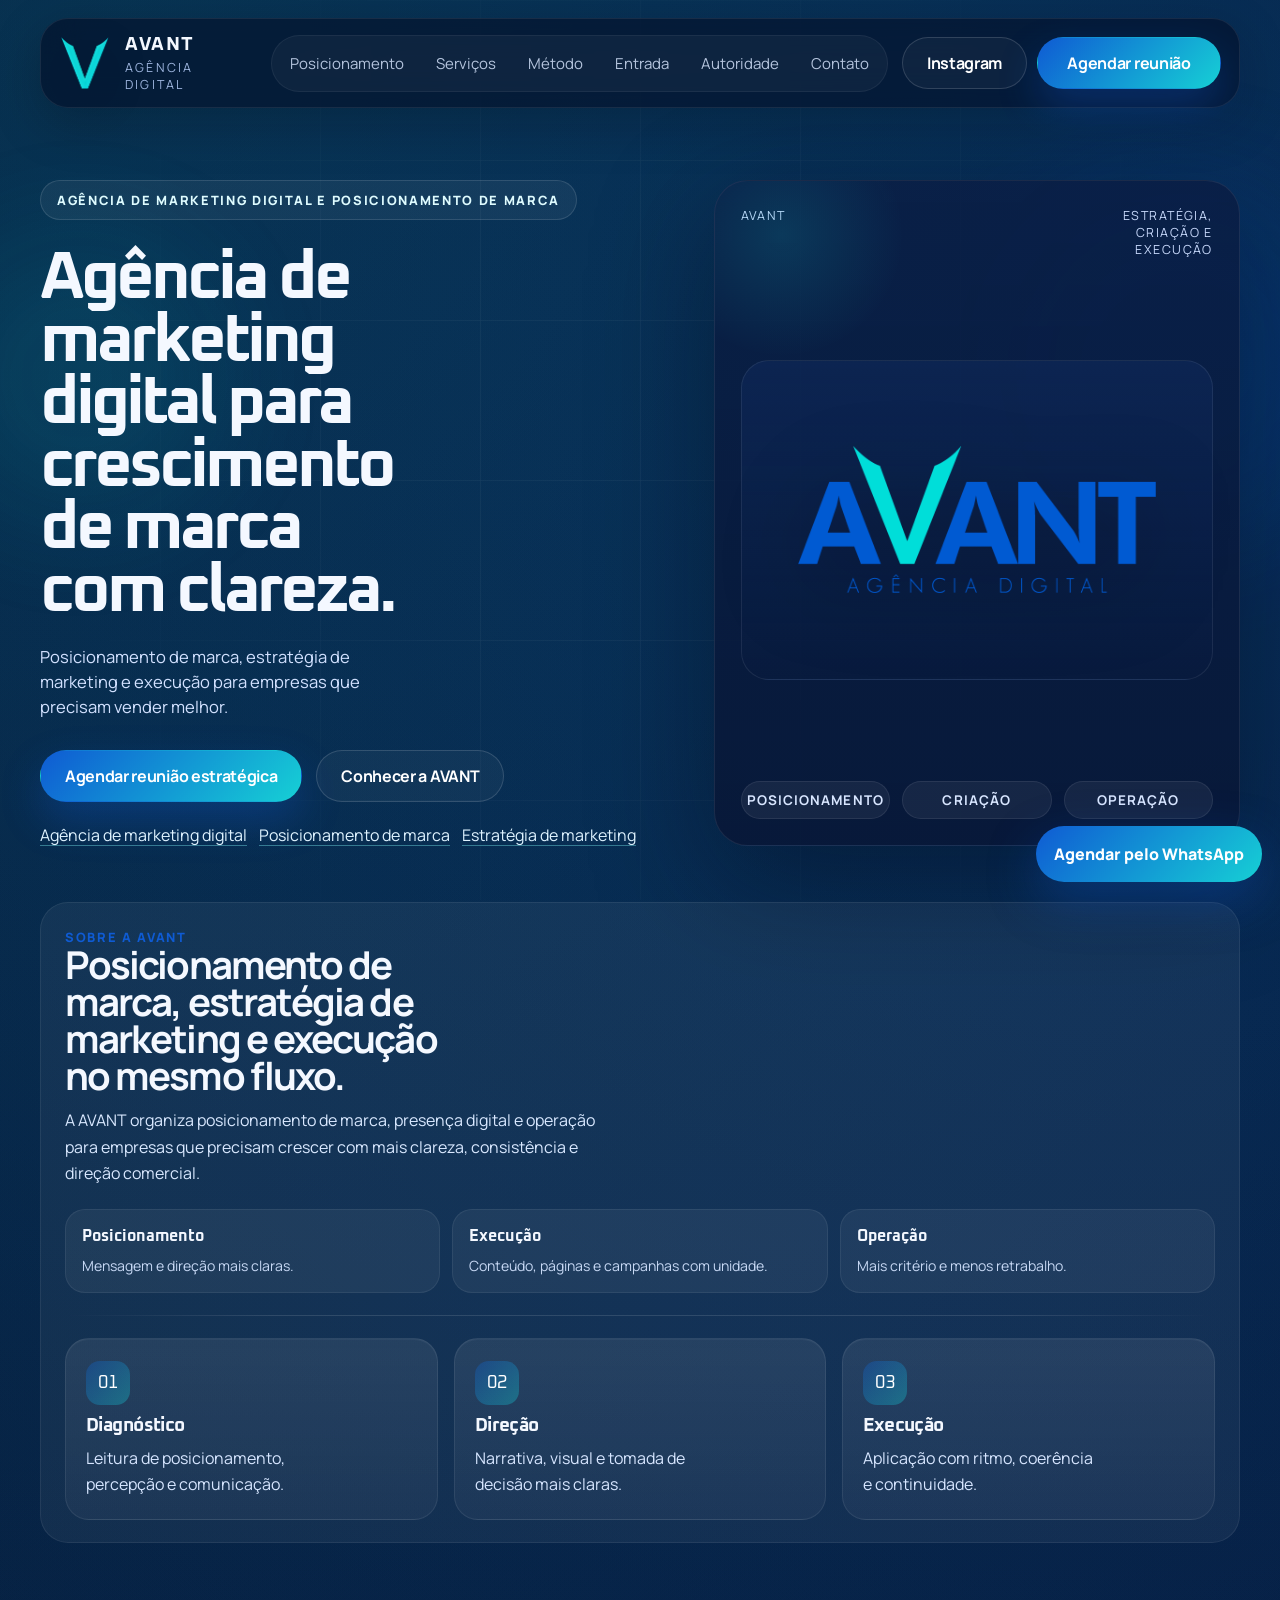
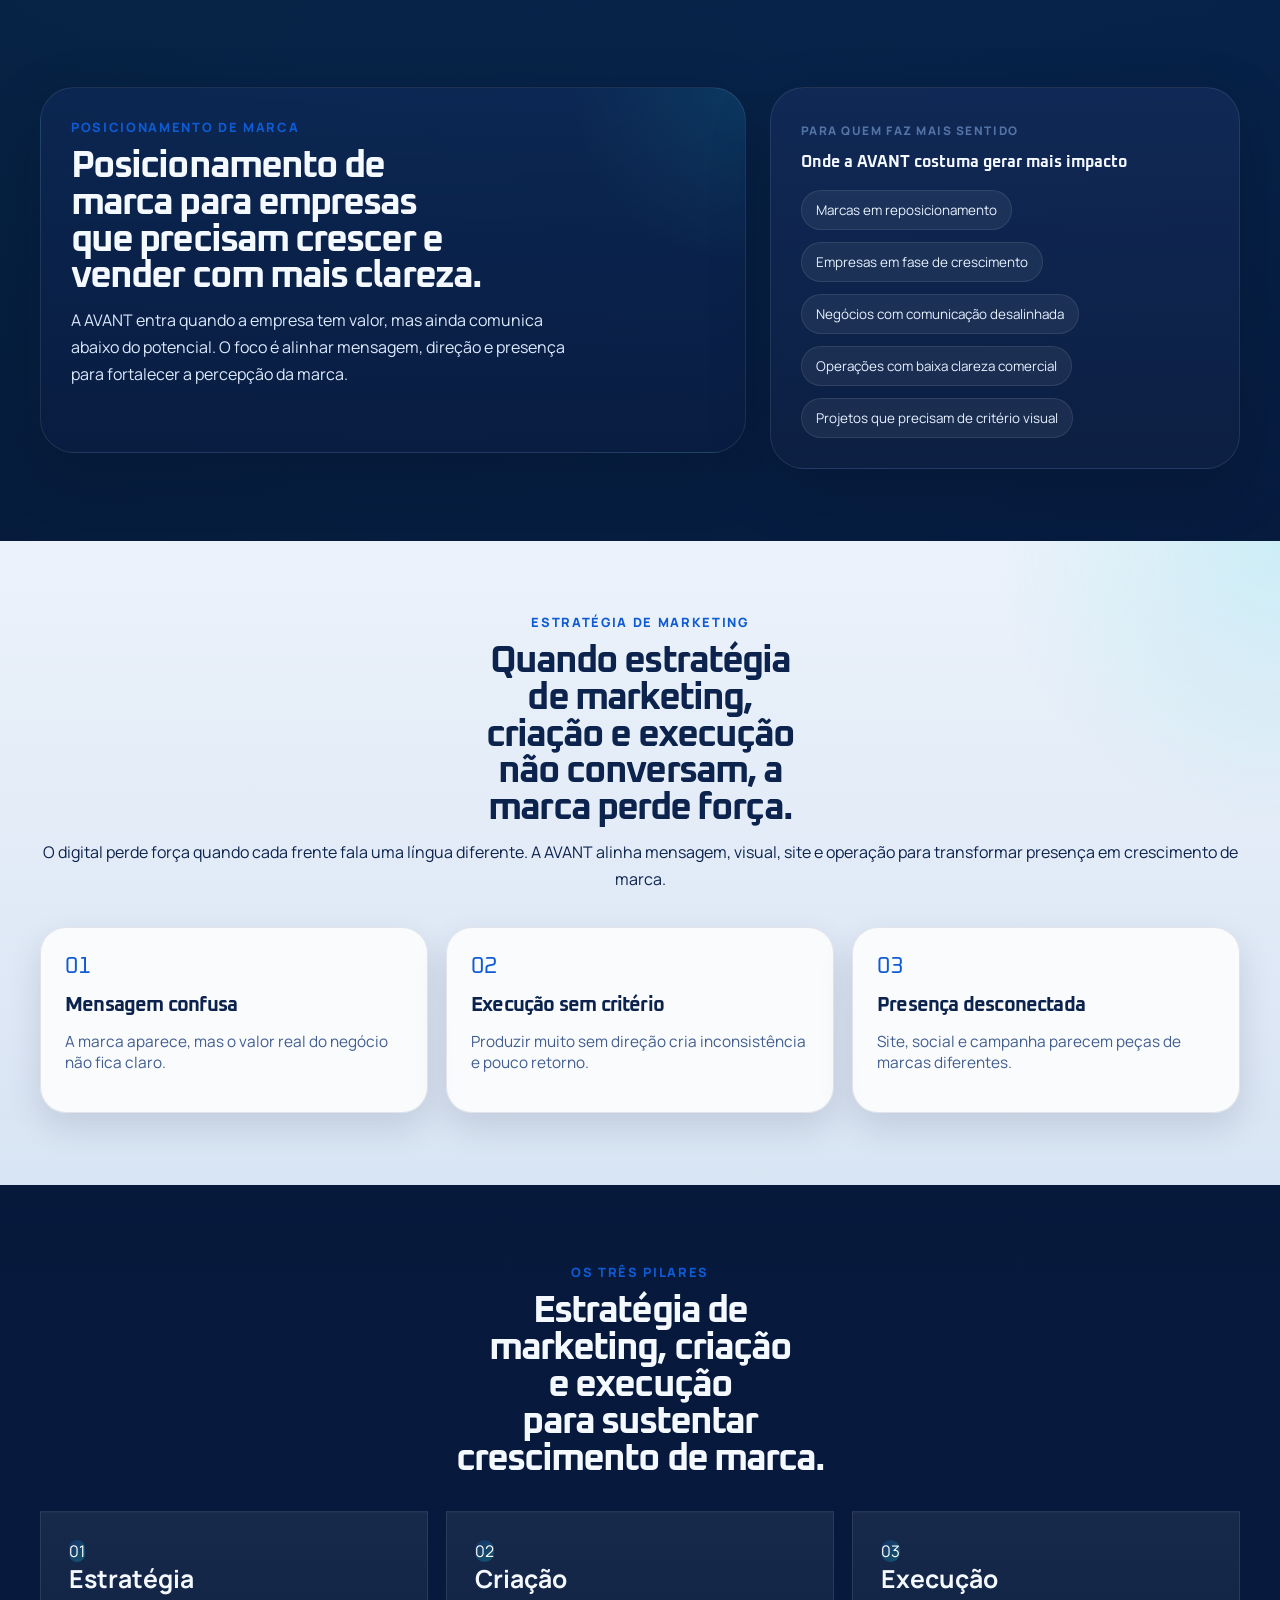
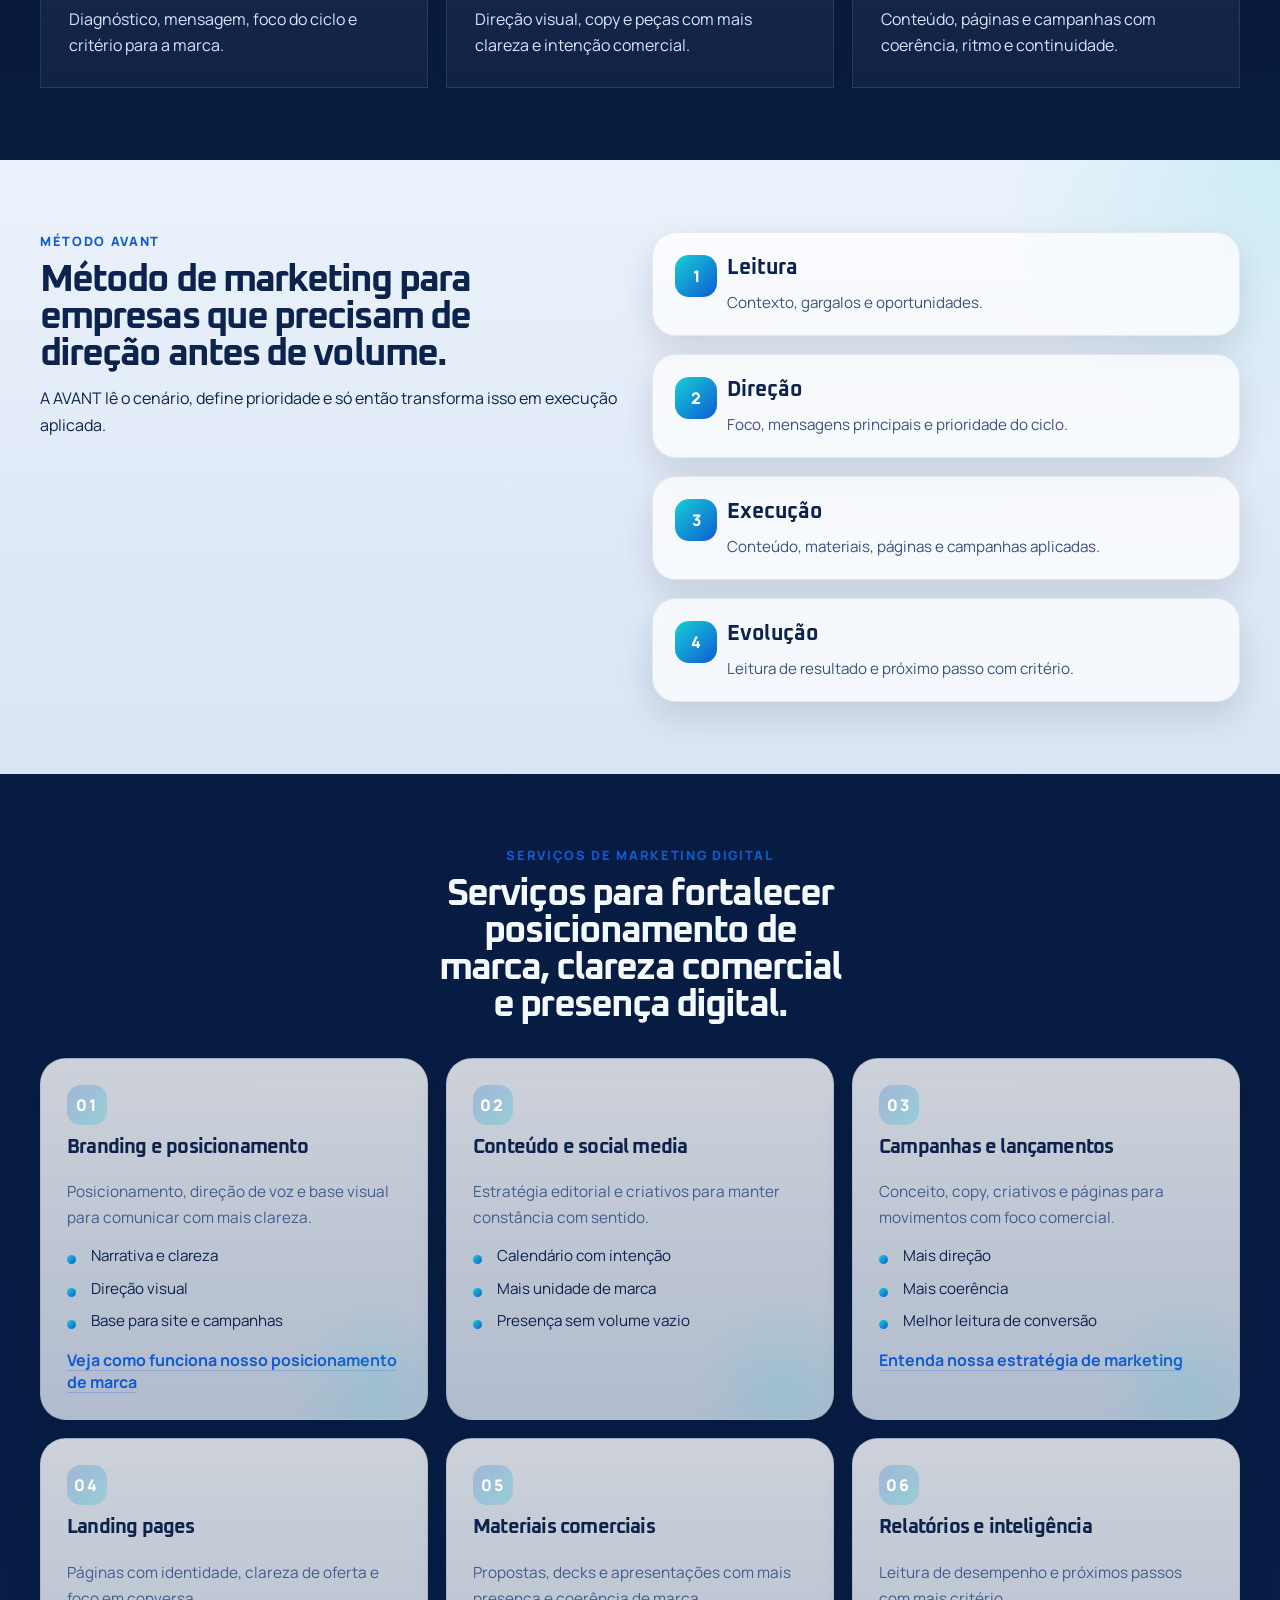
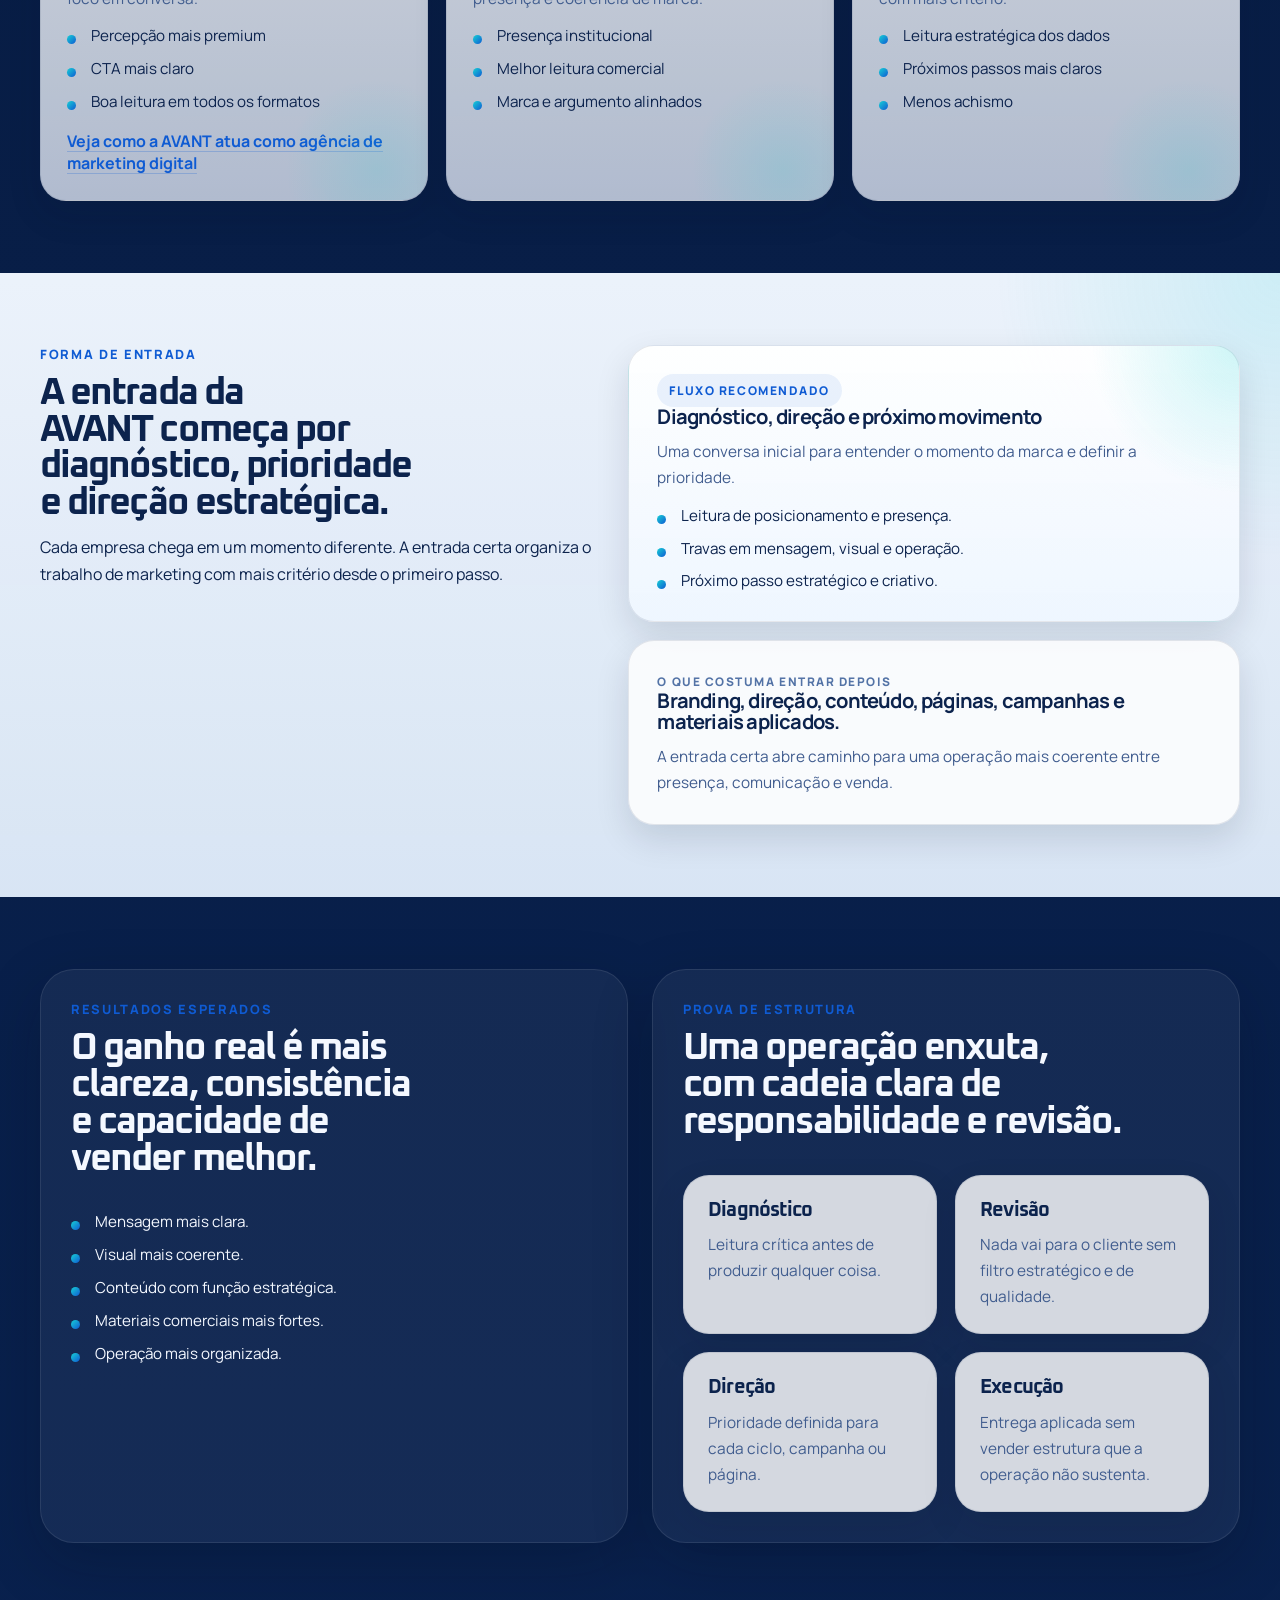
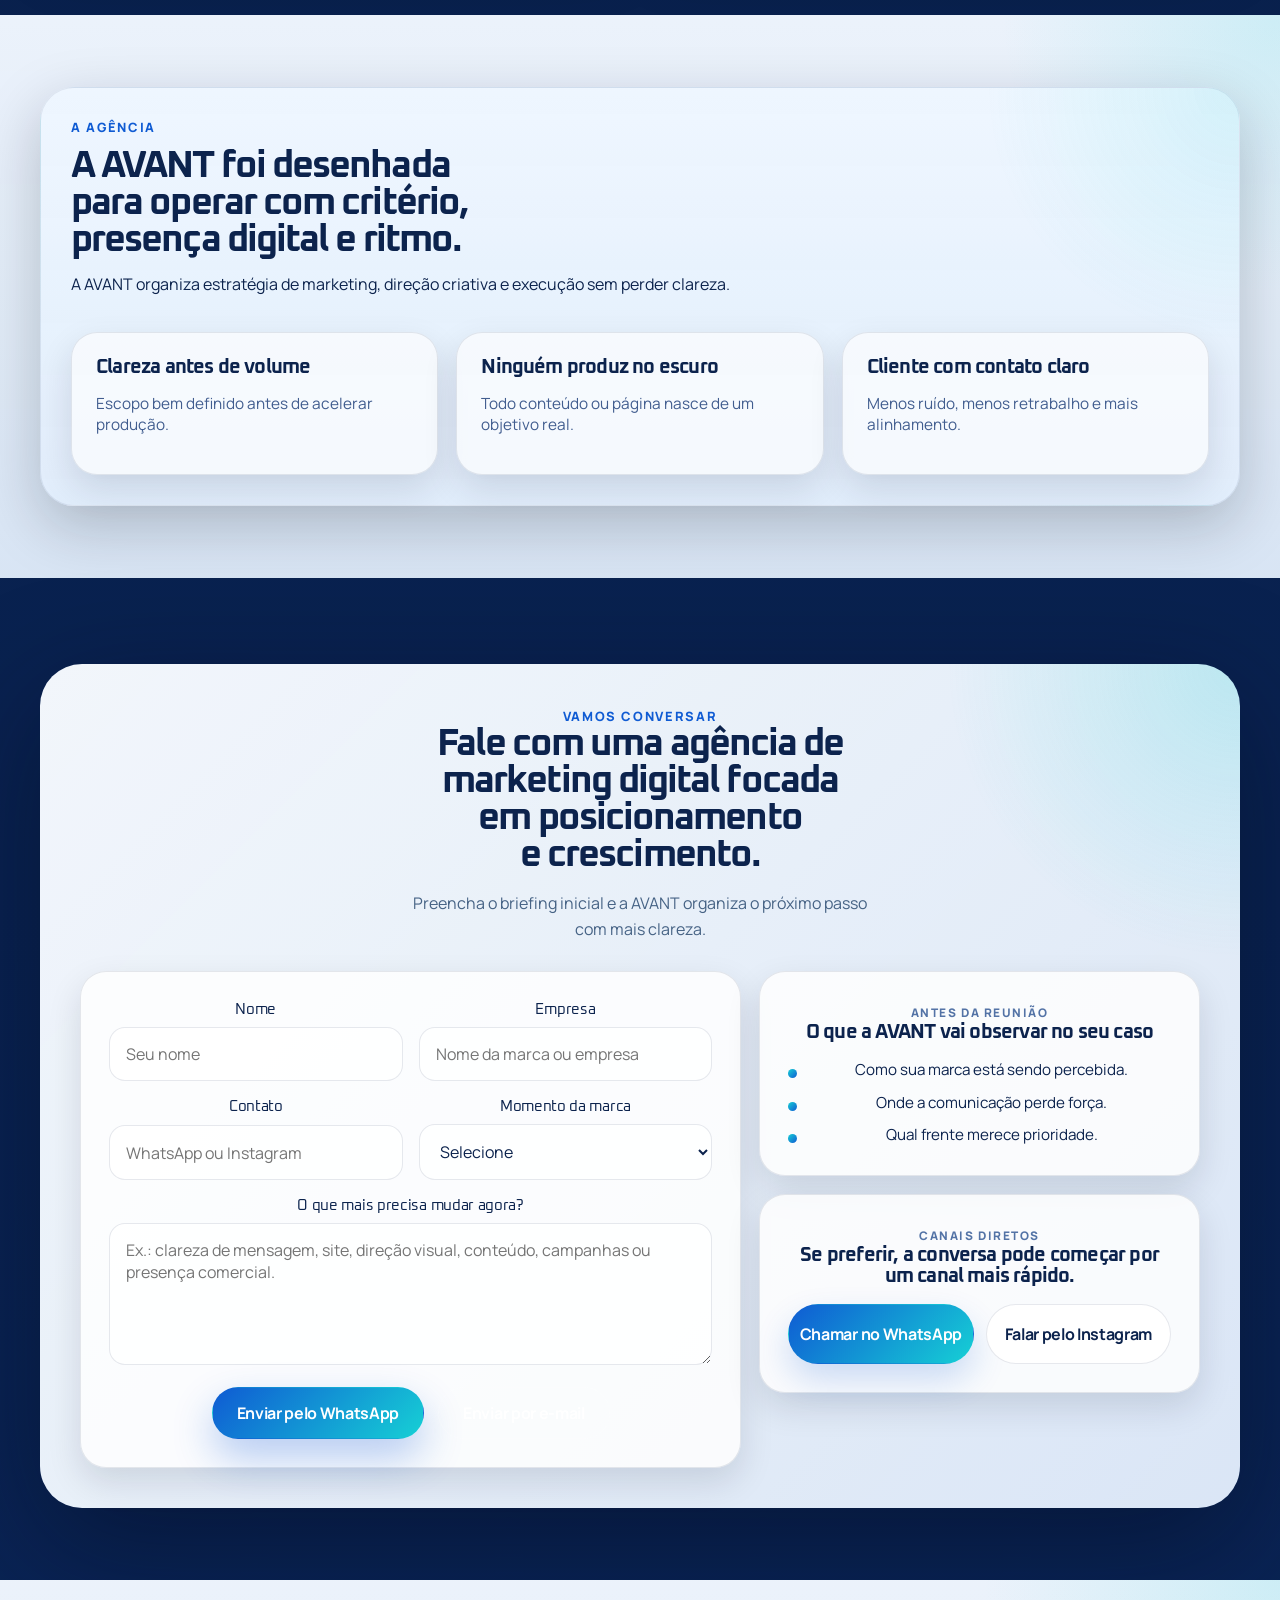
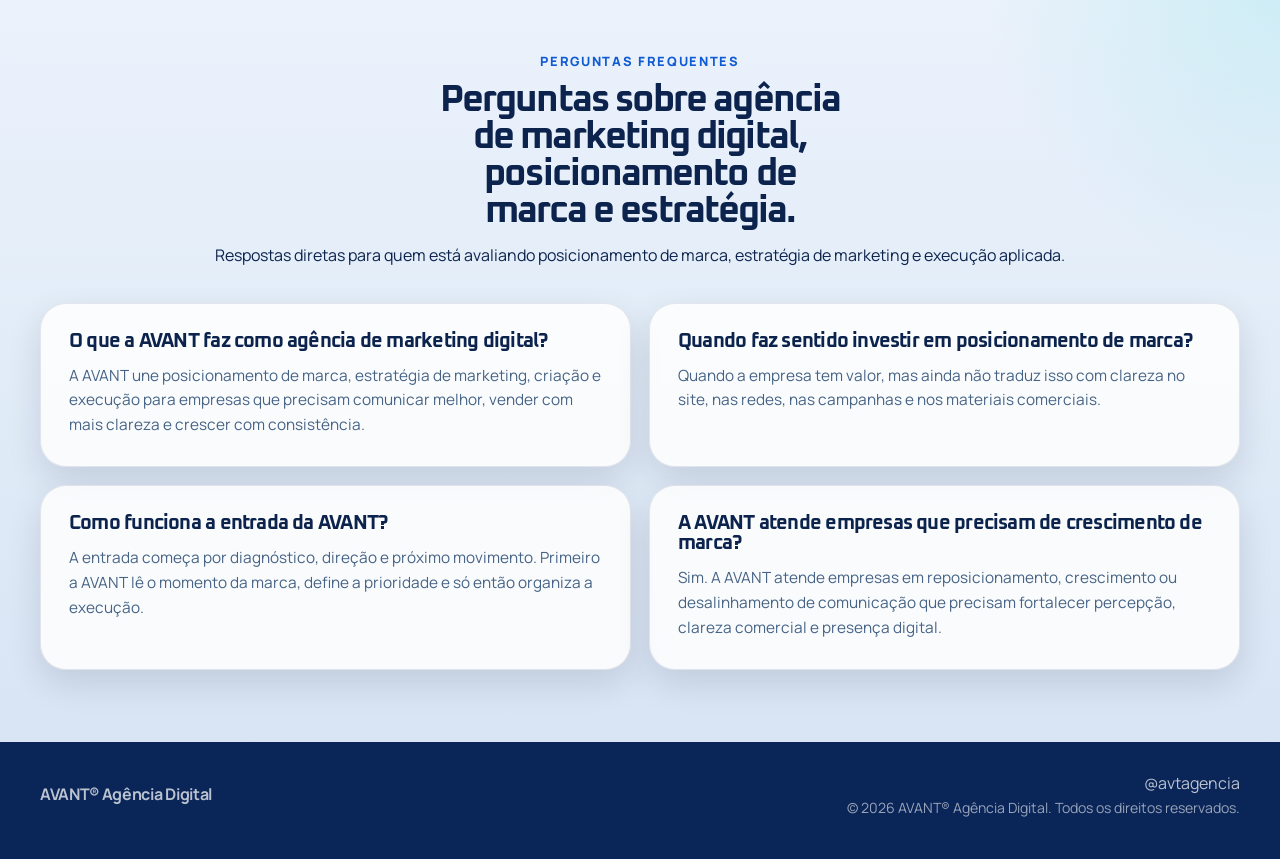
<file: index.html>
<!doctype html>
<html lang="pt-BR">
  <head>
    <meta charset="UTF-8" />
    <meta name="viewport" content="width=device-width, initial-scale=1.0" />
    <title>Agência de Marketing Digital | AVANT</title>
    <meta
      name="description"
      content="Agência de marketing digital com posicionamento de marca, estratégia de marketing e execução para empresas que querem crescer com clareza."
    />
    <meta name="robots" content="index, follow" />
    <meta name="keywords" content="agência de marketing digital, posicionamento de marca, estratégia de marketing, marketing para empresas, crescimento de marca" />
    <link rel="canonical" href="https://avtagencia.com/" />
    <meta property="og:title" content="Agência de Marketing Digital | AVANT" />
    <meta
      property="og:description"
      content="Posicionamento de marca, estratégia de marketing e execução para empresas que querem crescer com clareza."
    />
    <meta property="og:type" content="website" />
    <meta property="og:url" content="https://avtagencia.com/" />
    <meta property="og:image" content="https://avtagencia.com/assets/brand/logo-avant-05-transparent.webp" />
    <meta property="og:site_name" content="AVANT Agência Digital" />
    <meta name="twitter:card" content="summary_large_image" />
    <meta name="twitter:title" content="Agência de Marketing Digital | AVANT" />
    <meta
      name="twitter:description"
      content="Posicionamento de marca, estratégia de marketing e execução para empresas que querem crescer com clareza."
    />
    <meta name="twitter:image" content="https://avtagencia.com/assets/brand/logo-avant-05-transparent.webp" />
    <meta name="theme-color" content="#05142f" />
    <link rel="preconnect" href="https://fonts.googleapis.com" />
    <link rel="preconnect" href="https://fonts.gstatic.com" crossorigin />
    <link
      href="https://fonts.googleapis.com/css2?family=Oxanium:wght@500;600;700;800&family=Manrope:wght@400;500;600;700;800&display=swap"
      rel="stylesheet"
    />
    <link rel="icon" href="assets/brand/v.png" type="image/png" />
    <link rel="stylesheet" href="styles.css" />
    <script type="application/ld+json">
      {
        "@context": "https://schema.org",
        "@type": "Organization",
        "name": "AVANT Agência Digital",
        "url": "https://avtagencia.com/",
        "logo": "https://avtagencia.com/assets/brand/logo-avant-05-transparent.webp",
        "image": "https://avtagencia.com/assets/brand/logo-avant-05-transparent.webp",
        "email": "admavtagencia@gmail.com",
        "telephone": "+55-38-99935-1032",
        "sameAs": ["https://instagram.com/avtagencia"],
        "description": "Agência de marketing digital com posicionamento de marca, estratégia de marketing e execução para empresas que querem crescer com clareza."
      }
    </script>
    <script type="application/ld+json">
      {
        "@context": "https://schema.org",
        "@type": "WebSite",
        "name": "AVANT Agência Digital",
        "url": "https://avtagencia.com/",
        "inLanguage": "pt-BR",
        "potentialAction": {
          "@type": "SearchAction",
          "target": "https://avtagencia.com/#top"
        }
      }
    </script>
    <script type="application/ld+json">
      {
        "@context": "https://schema.org",
        "@type": "FAQPage",
        "mainEntity": [
          {
            "@type": "Question",
            "name": "O que a AVANT faz como agência de marketing digital?",
            "acceptedAnswer": {
              "@type": "Answer",
              "text": "A AVANT une posicionamento de marca, estratégia de marketing, criação e execução para empresas que precisam comunicar melhor e crescer com clareza."
            }
          },
          {
            "@type": "Question",
            "name": "Quando faz sentido investir em posicionamento de marca?",
            "acceptedAnswer": {
              "@type": "Answer",
              "text": "Faz sentido quando a empresa tem valor, mas a comunicação ainda não traduz isso com clareza no site, nas redes, nas campanhas e nos materiais comerciais."
            }
          },
          {
            "@type": "Question",
            "name": "Como funciona a entrada da AVANT?",
            "acceptedAnswer": {
              "@type": "Answer",
              "text": "A entrada começa por diagnóstico, direção e próximo movimento. Primeiro a AVANT lê o momento da marca, define prioridade e só então estrutura a execução."
            }
          },
          {
            "@type": "Question",
            "name": "A AVANT atende empresas que precisam de crescimento de marca?",
            "acceptedAnswer": {
              "@type": "Answer",
              "text": "Sim. A AVANT atende empresas em reposicionamento, crescimento ou desalinhamento de comunicação que precisam fortalecer percepção, clareza comercial e presença digital."
            }
          }
        ]
      }
    </script>
  </head>
  <body>
    <div class="page-shell">
      <div class="page-noise" aria-hidden="true"></div>

      <header class="site-header" id="header">
        <div class="container nav-shell">
          <div class="nav">
            <a href="#top" class="brand-lockup" aria-label="AVANT Agência Digital">
              <img class="brand-mark" src="assets/brand/v.png" alt="Símbolo da AVANT Agência Digital" width="3375" height="3375" decoding="async" />
              <div class="brand-text">
                <strong>AVANT</strong>
                <span>Agência Digital</span>
              </div>
            </a>

            <button
              class="nav-toggle"
              type="button"
              aria-expanded="false"
              aria-controls="nav-links"
              aria-label="Abrir navegação"
            >
              <span></span>
              <span></span>
            </button>

            <nav class="nav-links" id="nav-links" aria-label="Principal">
              <a href="#posicionamento">Posicionamento</a>
              <a href="#servicos">Serviços</a>
              <a href="#metodo">Método</a>
              <a href="#entrada">Entrada</a>
              <a href="#autoridade">Autoridade</a>
              <a href="#contato">Contato</a>
            </nav>

            <div class="nav-actions">
              <a class="button button-secondary" href="https://instagram.com/avtagencia" target="_blank" rel="noreferrer">
                Instagram
              </a>
              <a class="button button-primary" href="#contato">Agendar reunião</a>
            </div>
          </div>
        </div>
      </header>

      <main id="top">
        <section class="hero">
          <div class="hero-glow hero-glow-a" aria-hidden="true"></div>
          <div class="hero-glow hero-glow-b" aria-hidden="true"></div>

          <div class="container hero-grid">
            <div class="hero-copy reveal">
              <span class="eyebrow">Agência de marketing digital e posicionamento de marca</span>

              <div class="hero-heading-block">
                <h1 class="hero-title">Agência de marketing digital para crescimento de marca com clareza.</h1>
              </div>

              <p class="hero-description">Posicionamento de marca, estratégia de marketing e execução para empresas que precisam vender melhor.</p>

              <div class="hero-actions">
                <a class="button button-primary" href="#contato">Agendar reunião estratégica</a>
                <a class="button button-secondary" href="#autoridade">Conhecer a AVANT</a>
              </div>

              <div class="hero-seo-links" aria-label="Rotas internas de conteúdo">
                <a href="/agencia-de-marketing-digital/">Agência de marketing digital</a>
                <a href="/posicionamento-de-marca/">Posicionamento de marca</a>
                <a href="/estrategia-de-marketing/">Estratégia de marketing</a>
              </div>
            </div>

            <aside class="hero-panel reveal" aria-label="Destaques da marca AVANT">
              <div class="hero-panel-topline">
                <span>AVANT</span>
                <span>Estratégia, criação e execução</span>
              </div>

              <div class="hero-brand-card hero-logo">
                <img
                  class="logo-hero"
                  src="assets/brand/logo-avant-05-transparent.png"
                  alt="Logo da AVANT, agência de marketing digital e posicionamento de marca"
                  width="764"
                  height="312"
                  decoding="async"
                  fetchpriority="high"
                />
              </div>

              <div class="hero-panel-signature">
                <span>Posicionamento</span>
                <span>Criação</span>
                <span>Operação</span>
              </div>
            </aside>
          </div>
        </section>

        <section class="section authority-ribbon-section reveal" id="autoridade">
          <div class="container authority-ribbon authority-ribbon-expanded">
            <div class="authority-ribbon-copy section-heading-left">
              <span class="section-tag">Sobre a AVANT</span>
              <h2>Posicionamento de marca, estratégia de marketing e execução no mesmo fluxo.</h2>
              <p>
                A AVANT organiza posicionamento de marca, presença digital e operação para empresas
                que precisam crescer com mais clareza, consistência e direção comercial.
              </p>
            </div>

            <div class="authority-ribbon-metrics authority-ribbon-cards">
              <article>
                <strong>Posicionamento</strong>
                <span>Mensagem e direção mais claras.</span>
              </article>
              <article>
                <strong>Execução</strong>
                <span>Conteúdo, páginas e campanhas com unidade.</span>
              </article>
              <article>
                <strong>Operação</strong>
                <span>Mais critério e menos retrabalho.</span>
              </article>
            </div>

            <div class="authority-ribbon-points">
              <article>
                <span>01</span>
                <strong>Diagnóstico</strong>
                <p>Leitura de posicionamento, percepção e comunicação.</p>
              </article>
              <article>
                <span>02</span>
                <strong>Direção</strong>
                <p>Narrativa, visual e tomada de decisão mais claras.</p>
              </article>
              <article>
                <span>03</span>
                <strong>Execução</strong>
                <p>Aplicação com ritmo, coerência e continuidade.</p>
              </article>
            </div>
          </div>
        </section>

        <section class="section" id="posicionamento">
          <div class="container editorial-split">
            <div class="manifesto-panel reveal">
              <div class="section-heading section-heading-left">
                <span class="section-tag">Posicionamento de marca</span>
                <h2>Posicionamento de marca para empresas que precisam crescer e vender com mais clareza.</h2>
                <p>
                  A AVANT entra quando a empresa tem valor, mas ainda comunica abaixo do potencial.
                  O foco é alinhar mensagem, direção e presença para fortalecer a percepção da marca.
                </p>
              </div>
            </div>

            <div class="audience-panel reveal">
              <article class="audience-card">
                <span class="mini-label">Para quem faz mais sentido</span>
                <h3>Onde a AVANT costuma gerar mais impacto</h3>
                <div class="audience-tags">
                  <span>Marcas em reposicionamento</span>
                  <span>Empresas em fase de crescimento</span>
                  <span>Negócios com comunicação desalinhada</span>
                  <span>Operações com baixa clareza comercial</span>
                  <span>Projetos que precisam de critério visual</span>
                </div>
              </article>
            </div>
          </div>
        </section>

        <section class="section surface-section section-problem">
          <div class="container">
            <div class="section-heading reveal">
              <span class="section-tag">Estratégia de marketing</span>
              <h2>Quando estratégia de marketing, criação e execução não conversam, a marca perde força.</h2>
              <p>
                O digital perde força quando cada frente fala uma língua diferente. A AVANT alinha
                mensagem, visual, site e operação para transformar presença em crescimento de marca.
              </p>
            </div>

            <div class="problem-grid reveal-group">
              <article class="card problem-card reveal">
                <span class="card-index">01</span>
                <h3>Mensagem confusa</h3>
                <p>A marca aparece, mas o valor real do negócio não fica claro.</p>
              </article>
              <article class="card problem-card reveal">
                <span class="card-index">02</span>
                <h3>Execução sem critério</h3>
                <p>Produzir muito sem direção cria inconsistência e pouco retorno.</p>
              </article>
              <article class="card problem-card reveal">
                <span class="card-index">03</span>
                <h3>Presença desconectada</h3>
                <p>Site, social e campanha parecem peças de marcas diferentes.</p>
              </article>
            </div>
          </div>
        </section>

        <section class="section pillars-section">
          <div class="container">
            <div class="section-heading reveal">
              <span class="section-tag">Os três pilares</span>
              <h2>Estratégia de marketing, criação e execução para sustentar crescimento de marca.</h2>
            </div>

            <div class="pillars reveal-group">
              <article class="pillar reveal">
                <span class="pillar-index">01</span>
                <h3>Estratégia</h3>
                <p>Diagnóstico, mensagem, foco do ciclo e critério para a marca.</p>
              </article>
              <article class="pillar reveal">
                <span class="pillar-index">02</span>
                <h3>Criação</h3>
                <p>Direção visual, copy e peças com mais clareza e intenção comercial.</p>
              </article>
              <article class="pillar reveal">
                <span class="pillar-index">03</span>
                <h3>Execução</h3>
                <p>Conteúdo, páginas e campanhas com coerência, ritmo e continuidade.</p>
              </article>
            </div>
          </div>
        </section>

        <section class="section surface-section" id="metodo">
          <div class="container method-shell">
            <div class="section-heading section-heading-left reveal">
              <span class="section-tag">Método AVANT</span>
              <h2>Método de marketing para empresas que precisam de direção antes de volume.</h2>
              <p>
                A AVANT lê o cenário, define prioridade e só então transforma isso em execução
                aplicada.
              </p>
            </div>

            <div class="method-line reveal-group">
              <article class="timeline-item reveal" data-step="1">
                <h3>Leitura</h3>
                <p>Contexto, gargalos e oportunidades.</p>
              </article>
              <article class="timeline-item reveal" data-step="2">
                <h3>Direção</h3>
                <p>Foco, mensagens principais e prioridade do ciclo.</p>
              </article>
              <article class="timeline-item reveal" data-step="3">
                <h3>Execução</h3>
                <p>Conteúdo, materiais, páginas e campanhas aplicadas.</p>
              </article>
              <article class="timeline-item reveal" data-step="4">
                <h3>Evolução</h3>
                <p>Leitura de resultado e próximo passo com critério.</p>
              </article>
            </div>
          </div>
        </section>

        <section class="section services-section" id="servicos">
          <div class="container">
            <div class="section-heading reveal">
              <span class="section-tag">Serviços de marketing digital</span>
              <h2>Serviços para fortalecer posicionamento de marca, clareza comercial e presença digital.</h2>
            </div>

            <div class="services-grid reveal-group">
              <article class="service-card reveal">
                <div class="service-card-top">
                  <span class="service-kicker">01</span>
                  <h3>Branding e posicionamento</h3>
                </div>
                <p>Posicionamento, direção de voz e base visual para comunicar com mais clareza.</p>
                <ul class="service-points">
                  <li>Narrativa e clareza</li>
                  <li>Direção visual</li>
                  <li>Base para site e campanhas</li>
                </ul>
                <a class="service-link" href="/posicionamento-de-marca/">Veja como funciona nosso posicionamento de marca</a>
              </article>

              <article class="service-card reveal">
                <div class="service-card-top">
                  <span class="service-kicker">02</span>
                  <h3>Conteúdo e social media</h3>
                </div>
                <p>Estratégia editorial e criativos para manter constância com sentido.</p>
                <ul class="service-points">
                  <li>Calendário com intenção</li>
                  <li>Mais unidade de marca</li>
                  <li>Presença sem volume vazio</li>
                </ul>
              </article>

              <article class="service-card reveal">
                <div class="service-card-top">
                  <span class="service-kicker">03</span>
                  <h3>Campanhas e lançamentos</h3>
                </div>
                <p>Conceito, copy, criativos e páginas para movimentos com foco comercial.</p>
                <ul class="service-points">
                  <li>Mais direção</li>
                  <li>Mais coerência</li>
                  <li>Melhor leitura de conversão</li>
                </ul>
                <a class="service-link" href="/estrategia-de-marketing/">Entenda nossa estratégia de marketing</a>
              </article>

              <article class="service-card reveal">
                <div class="service-card-top">
                  <span class="service-kicker">04</span>
                  <h3>Landing pages</h3>
                </div>
                <p>Páginas com identidade, clareza de oferta e foco em conversa.</p>
                <ul class="service-points">
                  <li>Percepção mais premium</li>
                  <li>CTA mais claro</li>
                  <li>Boa leitura em todos os formatos</li>
                </ul>
                <a class="service-link" href="/agencia-de-marketing-digital/">Veja como a AVANT atua como agência de marketing digital</a>
              </article>

              <article class="service-card reveal">
                <div class="service-card-top">
                  <span class="service-kicker">05</span>
                  <h3>Materiais comerciais</h3>
                </div>
                <p>Propostas, decks e apresentações com mais presença e coerência de marca.</p>
                <ul class="service-points">
                  <li>Presença institucional</li>
                  <li>Melhor leitura comercial</li>
                  <li>Marca e argumento alinhados</li>
                </ul>
              </article>

              <article class="service-card reveal">
                <div class="service-card-top">
                  <span class="service-kicker">06</span>
                  <h3>Relatórios e inteligência</h3>
                </div>
                <p>Leitura de desempenho e próximos passos com mais critério.</p>
                <ul class="service-points">
                  <li>Leitura estratégica dos dados</li>
                  <li>Próximos passos mais claros</li>
                  <li>Menos achismo</li>
                </ul>
              </article>
            </div>
          </div>
        </section>

        <section class="section surface-section" id="entrada">
          <div class="container entry-shell">
            <div class="section-heading section-heading-left reveal">
              <span class="section-tag">Forma de entrada</span>
              <h2>A entrada da AVANT começa por diagnóstico, prioridade e direção estratégica.</h2>
              <p>
                Cada empresa chega em um momento diferente. A entrada certa organiza o trabalho de
                marketing com mais critério desde o primeiro passo.
              </p>
            </div>

            <div class="entry-grid reveal-group">
              <article class="entry-feature reveal">
                <span class="offer-badge">Fluxo recomendado</span>
                <h3>Diagnóstico, direção e próximo movimento</h3>
                <p>Uma conversa inicial para entender o momento da marca e definir a prioridade.</p>
                <ul class="result-list">
                  <li>Leitura de posicionamento e presença.</li>
                  <li>Travas em mensagem, visual e operação.</li>
                  <li>Próximo passo estratégico e criativo.</li>
                </ul>
              </article>

              <article class="entry-secondary reveal">
                <span class="mini-label">O que costuma entrar depois</span>
                <h3>Branding, direção, conteúdo, páginas, campanhas e materiais aplicados.</h3>
                <p>A entrada certa abre caminho para uma operação mais coerente entre presença, comunicação e venda.</p>
              </article>
            </div>
          </div>
        </section>

        <section class="section authority-section">
          <div class="container results-split">
            <div class="split-panel results-panel reveal">
              <div class="section-heading section-heading-left">
                <span class="section-tag">Resultados esperados</span>
                <h2>O ganho real é mais clareza, consistência e capacidade de vender melhor.</h2>
              </div>
              <ul class="result-list">
                <li>Mensagem mais clara.</li>
                <li>Visual mais coerente.</li>
                <li>Conteúdo com função estratégica.</li>
                <li>Materiais comerciais mais fortes.</li>
                <li>Operação mais organizada.</li>
              </ul>
            </div>

            <div class="split-panel proof-panel reveal">
              <div class="section-heading section-heading-left">
                <span class="section-tag">Prova de estrutura</span>
                <h2>Uma operação enxuta, com cadeia clara de responsabilidade e revisão.</h2>
              </div>
              <div class="proof-grid">
                <article class="card">
                  <h3>Diagnóstico</h3>
                  <p>Leitura crítica antes de produzir qualquer coisa.</p>
                </article>
                <article class="card">
                  <h3>Revisão</h3>
                  <p>Nada vai para o cliente sem filtro estratégico e de qualidade.</p>
                </article>
                <article class="card">
                  <h3>Direção</h3>
                  <p>Prioridade definida para cada ciclo, campanha ou página.</p>
                </article>
                <article class="card">
                  <h3>Execução</h3>
                  <p>Entrega aplicada sem vender estrutura que a operação não sustenta.</p>
                </article>
              </div>
            </div>
          </div>
        </section>

        <section class="section surface-section" id="agencia">
          <div class="container">
            <div class="agency-panel reveal">
              <div class="section-heading section-heading-left">
                <span class="section-tag">A agência</span>
                <h2>A AVANT foi desenhada para operar com critério, presença digital e ritmo.</h2>
                <p>
                  A AVANT organiza estratégia de marketing, direção criativa e execução sem perder clareza.
                </p>
              </div>

              <div class="agency-kpis reveal-group">
                <article class="card reveal">
                  <h3>Clareza antes de volume</h3>
                  <p>Escopo bem definido antes de acelerar produção.</p>
                </article>
                <article class="card reveal">
                  <h3>Ninguém produz no escuro</h3>
                  <p>Todo conteúdo ou página nasce de um objetivo real.</p>
                </article>
                <article class="card reveal">
                  <h3>Cliente com contato claro</h3>
                  <p>Menos ruído, menos retrabalho e mais alinhamento.</p>
                </article>
              </div>
            </div>
          </div>
        </section>

        <section class="section contact-section" id="contato">
          <div class="container">
            <div class="cta-card reveal">
              <span class="section-tag">Vamos conversar</span>
              <h2>Fale com uma agência de marketing digital focada em posicionamento e crescimento.</h2>
              <p>
                Preencha o briefing inicial e a AVANT organiza o próximo passo com mais clareza.
              </p>

              <div class="contact-layout">
                <form class="lead-form" id="lead-form">
                  <div class="form-grid">
                    <label class="field">
                      <span>Nome</span>
                      <input type="text" name="name" placeholder="Seu nome" required />
                    </label>
                    <label class="field">
                      <span>Empresa</span>
                      <input type="text" name="company" placeholder="Nome da marca ou empresa" />
                    </label>
                    <label class="field">
                      <span>Contato</span>
                      <input type="text" name="contact" placeholder="WhatsApp ou Instagram" required />
                    </label>
                    <label class="field">
                      <span>Momento da marca</span>
                      <select name="stage" required>
                        <option value="">Selecione</option>
                        <option>Reposicionamento</option>
                        <option>Crescimento com comunicação desalinhada</option>
                        <option>Lançamento ou campanha</option>
                        <option>Preciso organizar presença digital</option>
                      </select>
                    </label>
                    <label class="field field-full">
                      <span>O que mais precisa mudar agora?</span>
                      <textarea
                        name="need"
                        rows="5"
                        placeholder="Ex.: clareza de mensagem, site, direção visual, conteúdo, campanhas ou presença comercial."
                        required
                      ></textarea>
                    </label>
                  </div>

                  <div class="form-actions">
                    <button class="button button-primary" type="submit">Enviar pelo WhatsApp</button>
                    <a class="button button-secondary" href="mailto:admavtagencia@gmail.com?subject=Contato%20pelo%20site%20da%20AVANT">
                      Enviar por e-mail
                    </a>
                  </div>
                </form>

                <aside class="contact-side">
                  <article class="contact-panel">
                    <span class="mini-label">Antes da reunião</span>
                    <h3>O que a AVANT vai observar no seu caso</h3>
                    <ul class="result-list">
                      <li>Como sua marca está sendo percebida.</li>
                      <li>Onde a comunicação perde força.</li>
                      <li>Qual frente merece prioridade.</li>
                    </ul>
                  </article>

                  <article class="contact-panel">
                    <span class="mini-label">Canais diretos</span>
                    <h3>Se preferir, a conversa pode começar por um canal mais rápido.</h3>
                    <div class="contact-actions">
                      <a
                        class="button button-primary"
                        href="https://wa.me/5538999351032?text=Oi%2C%20vim%20pelo%20site%20da%20AVANT%20e%20quero%20agendar%20uma%20reuni%C3%A3o."
                        target="_blank"
                        rel="noreferrer"
                      >
                        Chamar no WhatsApp
                      </a>
                      <a
                        class="button button-secondary"
                        href="https://instagram.com/avtagencia"
                        target="_blank"
                        rel="noreferrer"
                      >
                        Falar pelo Instagram
                      </a>
                    </div>
                  </article>
                </aside>
              </div>
            </div>
          </div>
        </section>

        <section class="section surface-section" id="faq">
          <div class="container">
            <div class="section-heading reveal">
              <span class="section-tag">Perguntas frequentes</span>
              <h2>Perguntas sobre agência de marketing digital, posicionamento de marca e estratégia.</h2>
              <p>
                Respostas diretas para quem está avaliando posicionamento de marca, estratégia de
                marketing e execução aplicada.
              </p>
            </div>

            <div class="faq-grid reveal-group">
              <article class="card faq-card reveal">
                <h3>O que a AVANT faz como agência de marketing digital?</h3>
                <p>
                  A AVANT une posicionamento de marca, estratégia de marketing, criação e execução
                  para empresas que precisam comunicar melhor, vender com mais clareza e crescer com consistência.
                </p>
              </article>
              <article class="card faq-card reveal">
                <h3>Quando faz sentido investir em posicionamento de marca?</h3>
                <p>
                  Quando a empresa tem valor, mas ainda não traduz isso com clareza no site, nas
                  redes, nas campanhas e nos materiais comerciais.
                </p>
              </article>
              <article class="card faq-card reveal">
                <h3>Como funciona a entrada da AVANT?</h3>
                <p>
                  A entrada começa por diagnóstico, direção e próximo movimento. Primeiro a AVANT lê
                  o momento da marca, define a prioridade e só então organiza a execução.
                </p>
              </article>
              <article class="card faq-card reveal">
                <h3>A AVANT atende empresas que precisam de crescimento de marca?</h3>
                <p>
                  Sim. A AVANT atende empresas em reposicionamento, crescimento ou desalinhamento de
                  comunicação que precisam fortalecer percepção, clareza comercial e presença digital.
                </p>
              </article>
            </div>
          </div>
        </section>
      </main>

      <footer class="site-footer">
        <div class="container footer-grid">
          <div class="footer-brand">AVANT® Agência Digital</div>
          <div class="footer-meta">
            <span>@avtagencia</span>
            <span>© 2026 AVANT® Agência Digital. Todos os direitos reservados.</span>
          </div>
        </div>
      </footer>

      <a
        class="floating-cta"
        href="https://wa.me/5538999351032?text=Oi%2C%20vim%20pelo%20site%20da%20AVANT%20e%20quero%20agendar%20uma%20reuni%C3%A3o."
        target="_blank"
        rel="noreferrer"
      >
        Agendar pelo WhatsApp
      </a>
    </div>

    <script src="script.js" defer></script>
  </body>
</html>
</file>
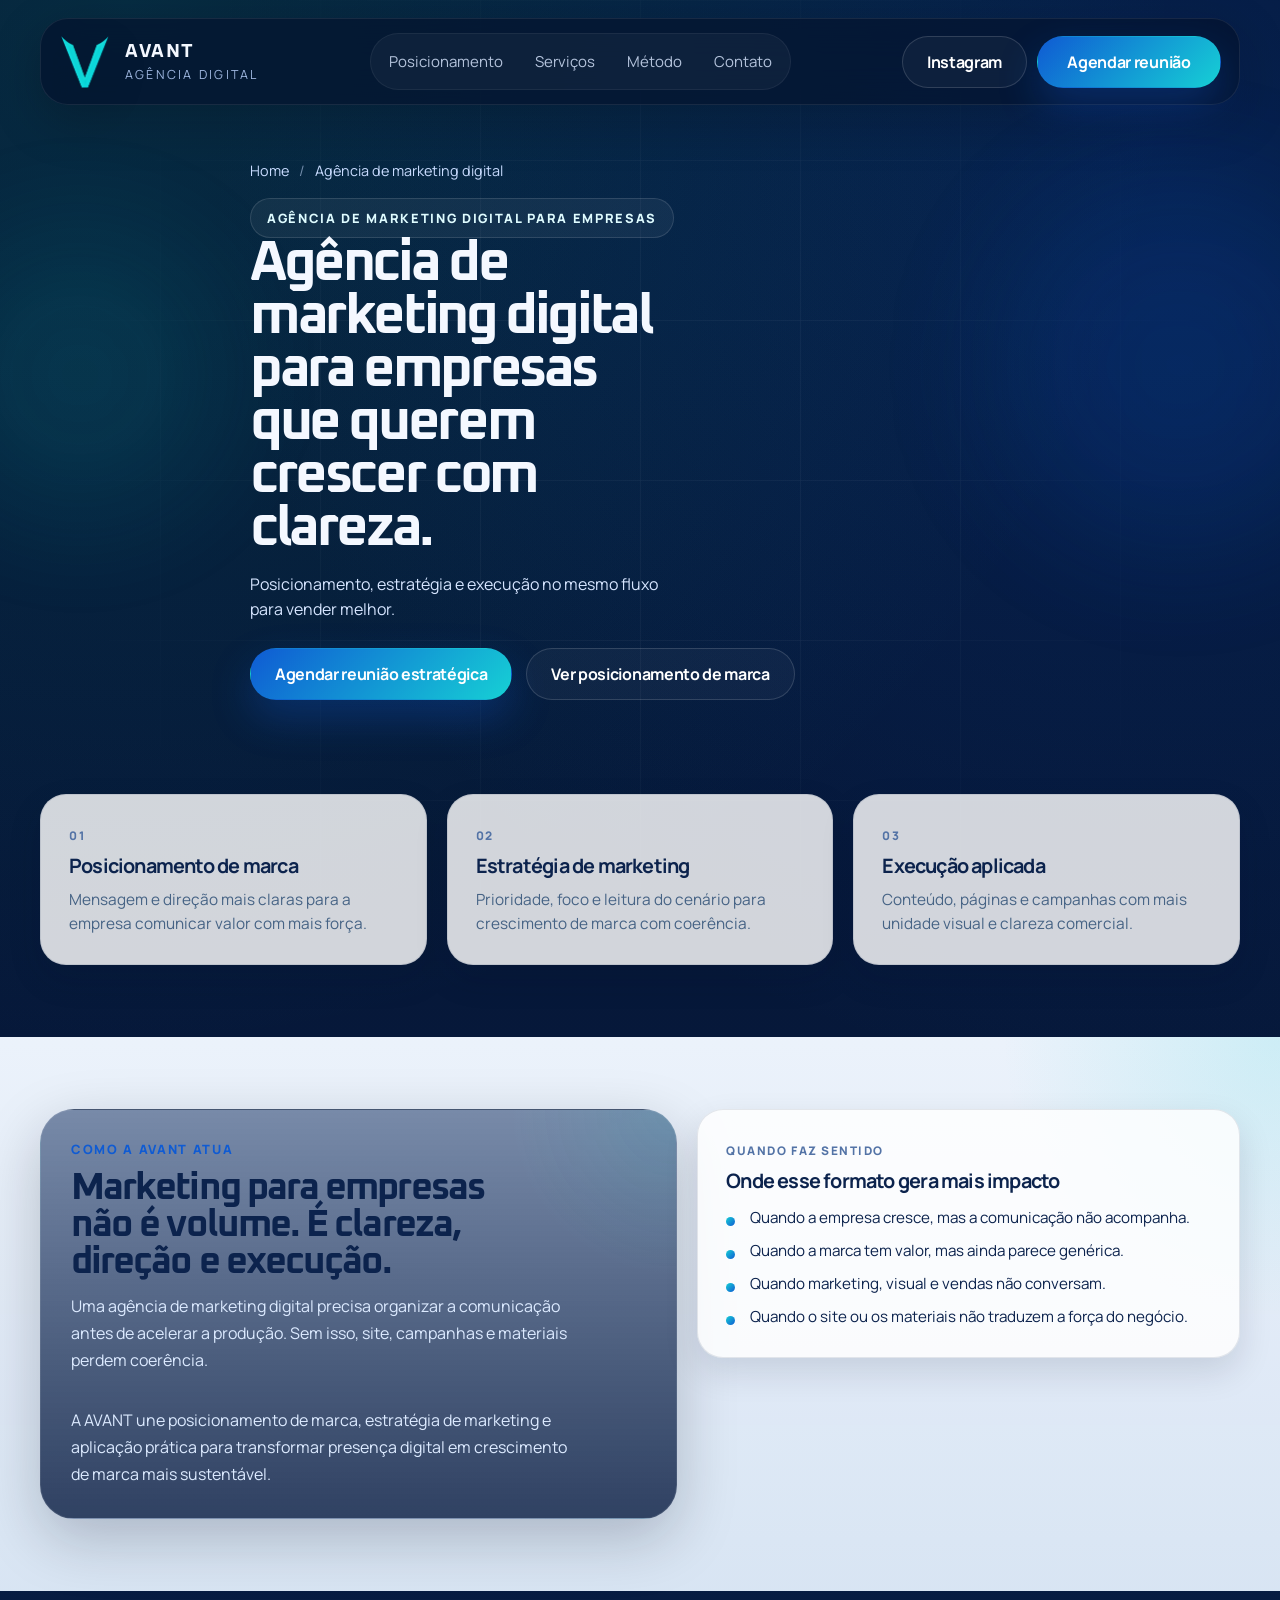
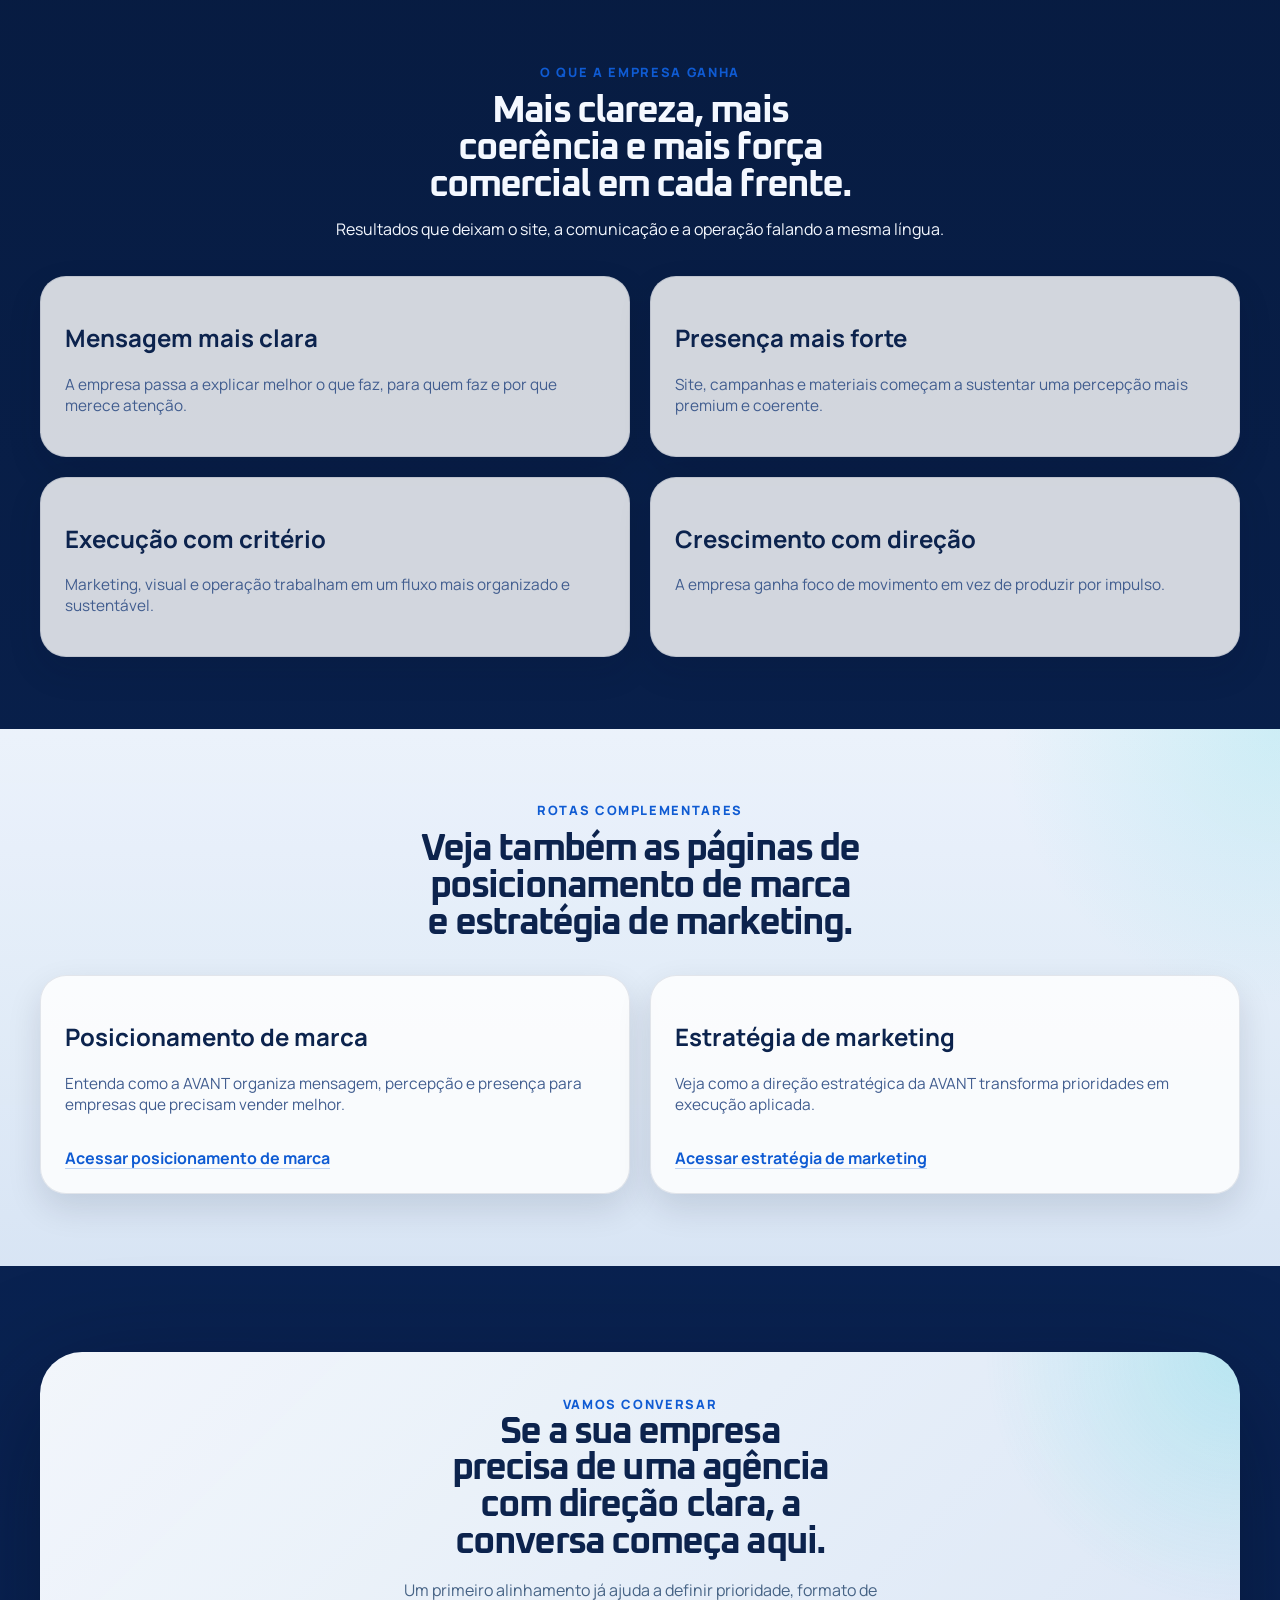
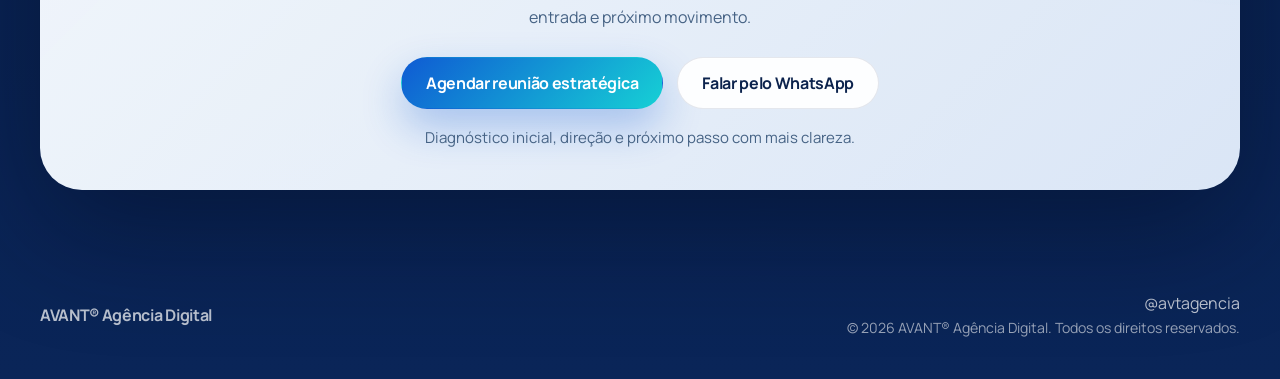
<file: agencia-de-marketing-digital/index.html>
<!doctype html>
<html lang="pt-BR">
  <head>
    <meta charset="UTF-8" />
    <meta name="viewport" content="width=device-width, initial-scale=1.0" />
    <title>Agência de Marketing Digital para Empresas | AVANT</title>
    <meta
      name="description"
      content="Agência de marketing digital para empresas com posicionamento de marca, estratégia de marketing e execução para crescer com clareza."
    />
    <meta name="robots" content="index, follow" />
    <link rel="canonical" href="https://avtagencia.com/agencia-de-marketing-digital/" />
    <meta property="og:title" content="Agência de Marketing Digital para Empresas | AVANT" />
    <meta
      property="og:description"
      content="Posicionamento de marca, estratégia de marketing e execução para empresas que precisam crescer com clareza."
    />
    <meta property="og:type" content="article" />
    <meta property="og:url" content="https://avtagencia.com/agencia-de-marketing-digital/" />
    <meta property="og:image" content="https://avtagencia.com/assets/brand/logo-avant-05-transparent.webp" />
    <meta name="twitter:card" content="summary_large_image" />
    <meta name="theme-color" content="#05142f" />
    <link rel="preconnect" href="https://fonts.googleapis.com" />
    <link rel="preconnect" href="https://fonts.gstatic.com" crossorigin />
    <link
      href="https://fonts.googleapis.com/css2?family=Oxanium:wght@500;600;700;800&family=Manrope:wght@400;500;600;700;800&display=swap"
      rel="stylesheet"
    />
    <link rel="icon" href="../assets/brand/v.png" type="image/png" />
    <link rel="stylesheet" href="../styles.css" />
    <script type="application/ld+json">
      {
        "@context": "https://schema.org",
        "@type": "BreadcrumbList",
        "itemListElement": [
          { "@type": "ListItem", "position": 1, "name": "Home", "item": "https://avtagencia.com/" },
          {
            "@type": "ListItem",
            "position": 2,
            "name": "Agência de marketing digital",
            "item": "https://avtagencia.com/agencia-de-marketing-digital/"
          }
        ]
      }
    </script>
  </head>
  <body>
    <div class="page-shell">
      <div class="page-noise" aria-hidden="true"></div>
      <header class="site-header" id="header">
        <div class="container nav-shell">
          <div class="nav">
            <a href="../" class="brand-lockup" aria-label="AVANT Agência Digital">
              <img class="brand-mark" src="../assets/brand/v.png" alt="Símbolo da AVANT Agência Digital" width="3375" height="3375" decoding="async" />
              <div class="brand-text">
                <strong>AVANT</strong>
                <span>Agência Digital</span>
              </div>
            </a>
            <button class="nav-toggle" type="button" aria-expanded="false" aria-controls="nav-links" aria-label="Abrir navegação">
              <span></span>
              <span></span>
            </button>
            <nav class="nav-links" id="nav-links" aria-label="Principal">
              <a href="../#posicionamento">Posicionamento</a>
              <a href="../#servicos">Serviços</a>
              <a href="../#metodo">Método</a>
              <a href="../#contato">Contato</a>
            </nav>
            <div class="nav-actions">
              <a class="button button-secondary" href="https://instagram.com/avtagencia" target="_blank" rel="noreferrer">Instagram</a>
              <a class="button button-primary" href="../#contato">Agendar reunião</a>
            </div>
          </div>
        </div>
      </header>

      <main>
        <section class="hero page-hero">
          <div class="hero-glow hero-glow-a" aria-hidden="true"></div>
          <div class="hero-glow hero-glow-b" aria-hidden="true"></div>
          <div class="container page-intro reveal">
            <nav class="breadcrumb" aria-label="Breadcrumb">
              <a href="../">Home</a>
              <span>/</span>
              <a href="/agencia-de-marketing-digital/" aria-current="page">Agência de marketing digital</a>
            </nav>
            <span class="eyebrow">Agência de marketing digital para empresas</span>
            <h1>Agência de marketing digital para empresas que querem crescer com clareza.</h1>
            <p>Posicionamento, estratégia e execução no mesmo fluxo para vender melhor.</p>
            <div class="page-actions">
              <a class="button button-primary" href="../#contato">Agendar reunião estratégica</a>
              <a class="button button-secondary" href="/posicionamento-de-marca/">Ver posicionamento de marca</a>
            </div>
          </div>
        </section>

        <section class="section">
          <div class="container summary-grid">
            <article class="card summary-card reveal">
              <span class="mini-label">01</span>
              <h2>Posicionamento de marca</h2>
              <p>Mensagem e direção mais claras para a empresa comunicar valor com mais força.</p>
            </article>
            <article class="card summary-card reveal">
              <span class="mini-label">02</span>
              <h2>Estratégia de marketing</h2>
              <p>Prioridade, foco e leitura do cenário para crescimento de marca com coerência.</p>
            </article>
            <article class="card summary-card reveal">
              <span class="mini-label">03</span>
              <h2>Execução aplicada</h2>
              <p>Conteúdo, páginas e campanhas com mais unidade visual e clareza comercial.</p>
            </article>
          </div>
        </section>

        <section class="section surface-section">
          <div class="container seo-content-grid">
            <article class="manifesto-panel reveal">
              <div class="section-heading section-heading-left">
                <span class="section-tag">Como a AVANT atua</span>
                <h2>Marketing para empresas não é volume. É clareza, direção e execução.</h2>
                <p>
                  Uma agência de marketing digital precisa organizar a comunicação antes de acelerar a produção.
                  Sem isso, site, campanhas e materiais perdem coerência.
                </p>
              </div>
              <p>
                A AVANT une posicionamento de marca, estratégia de marketing e aplicação prática para transformar
                presença digital em crescimento de marca mais sustentável.
              </p>
            </article>

            <aside class="card page-sidebar-card reveal">
              <span class="mini-label">Quando faz sentido</span>
              <h2>Onde esse formato gera mais impacto</h2>
              <ul class="result-list">
                <li>Quando a empresa cresce, mas a comunicação não acompanha.</li>
                <li>Quando a marca tem valor, mas ainda parece genérica.</li>
                <li>Quando marketing, visual e vendas não conversam.</li>
                <li>Quando o site ou os materiais não traduzem a força do negócio.</li>
              </ul>
            </aside>
          </div>
        </section>

        <section class="section">
          <div class="container">
            <div class="section-heading reveal">
              <span class="section-tag">O que a empresa ganha</span>
              <h2>Mais clareza, mais coerência e mais força comercial em cada frente.</h2>
              <p>Resultados que deixam o site, a comunicação e a operação falando a mesma língua.</p>
            </div>
            <div class="support-grid reveal-group">
              <article class="card reveal">
                <h2>Mensagem mais clara</h2>
                <p>A empresa passa a explicar melhor o que faz, para quem faz e por que merece atenção.</p>
              </article>
              <article class="card reveal">
                <h2>Presença mais forte</h2>
                <p>Site, campanhas e materiais começam a sustentar uma percepção mais premium e coerente.</p>
              </article>
              <article class="card reveal">
                <h2>Execução com critério</h2>
                <p>Marketing, visual e operação trabalham em um fluxo mais organizado e sustentável.</p>
              </article>
              <article class="card reveal">
                <h2>Crescimento com direção</h2>
                <p>A empresa ganha foco de movimento em vez de produzir por impulso.</p>
              </article>
            </div>
          </div>
        </section>

        <section class="section surface-section">
          <div class="container">
            <div class="section-heading reveal">
              <span class="section-tag">Rotas complementares</span>
              <h2>Veja também as páginas de posicionamento de marca e estratégia de marketing.</h2>
            </div>
            <div class="support-grid reveal-group">
              <article class="card reveal">
                <h2>Posicionamento de marca</h2>
                <p>Entenda como a AVANT organiza mensagem, percepção e presença para empresas que precisam vender melhor.</p>
                <a class="service-link" href="/posicionamento-de-marca/">Acessar posicionamento de marca</a>
              </article>
              <article class="card reveal">
                <h2>Estratégia de marketing</h2>
                <p>Veja como a direção estratégica da AVANT transforma prioridades em execução aplicada.</p>
                <a class="service-link" href="/estrategia-de-marketing/">Acessar estratégia de marketing</a>
              </article>
            </div>
          </div>
        </section>

        <section class="section contact-section">
          <div class="container">
            <div class="cta-card reveal">
              <span class="section-tag">Vamos conversar</span>
              <h2>Se a sua empresa precisa de uma agência com direção clara, a conversa começa aqui.</h2>
              <p>Um primeiro alinhamento já ajuda a definir prioridade, formato de entrada e próximo movimento.</p>
              <div class="page-actions page-actions-centered">
                <a class="button button-primary" href="../#contato">Agendar reunião estratégica</a>
                <a class="button button-surface" href="https://wa.me/5538999351032?text=Oi%2C%20vim%20pela%20p%C3%A1gina%20de%20ag%C3%AAncia%20de%20marketing%20digital%20da%20AVANT." target="_blank" rel="noreferrer">Falar pelo WhatsApp</a>
              </div>
              <p class="cta-note">Diagnóstico inicial, direção e próximo passo com mais clareza.</p>
            </div>
          </div>
        </section>
      </main>

      <footer class="site-footer">
        <div class="container footer-grid">
          <div class="footer-brand">AVANT® Agência Digital</div>
          <div class="footer-meta">
            <span>@avtagencia</span>
            <span>© 2026 AVANT® Agência Digital. Todos os direitos reservados.</span>
          </div>
        </div>
      </footer>
      <script src="../script.js" defer></script>
    </div>
  </body>
</html>
</file>
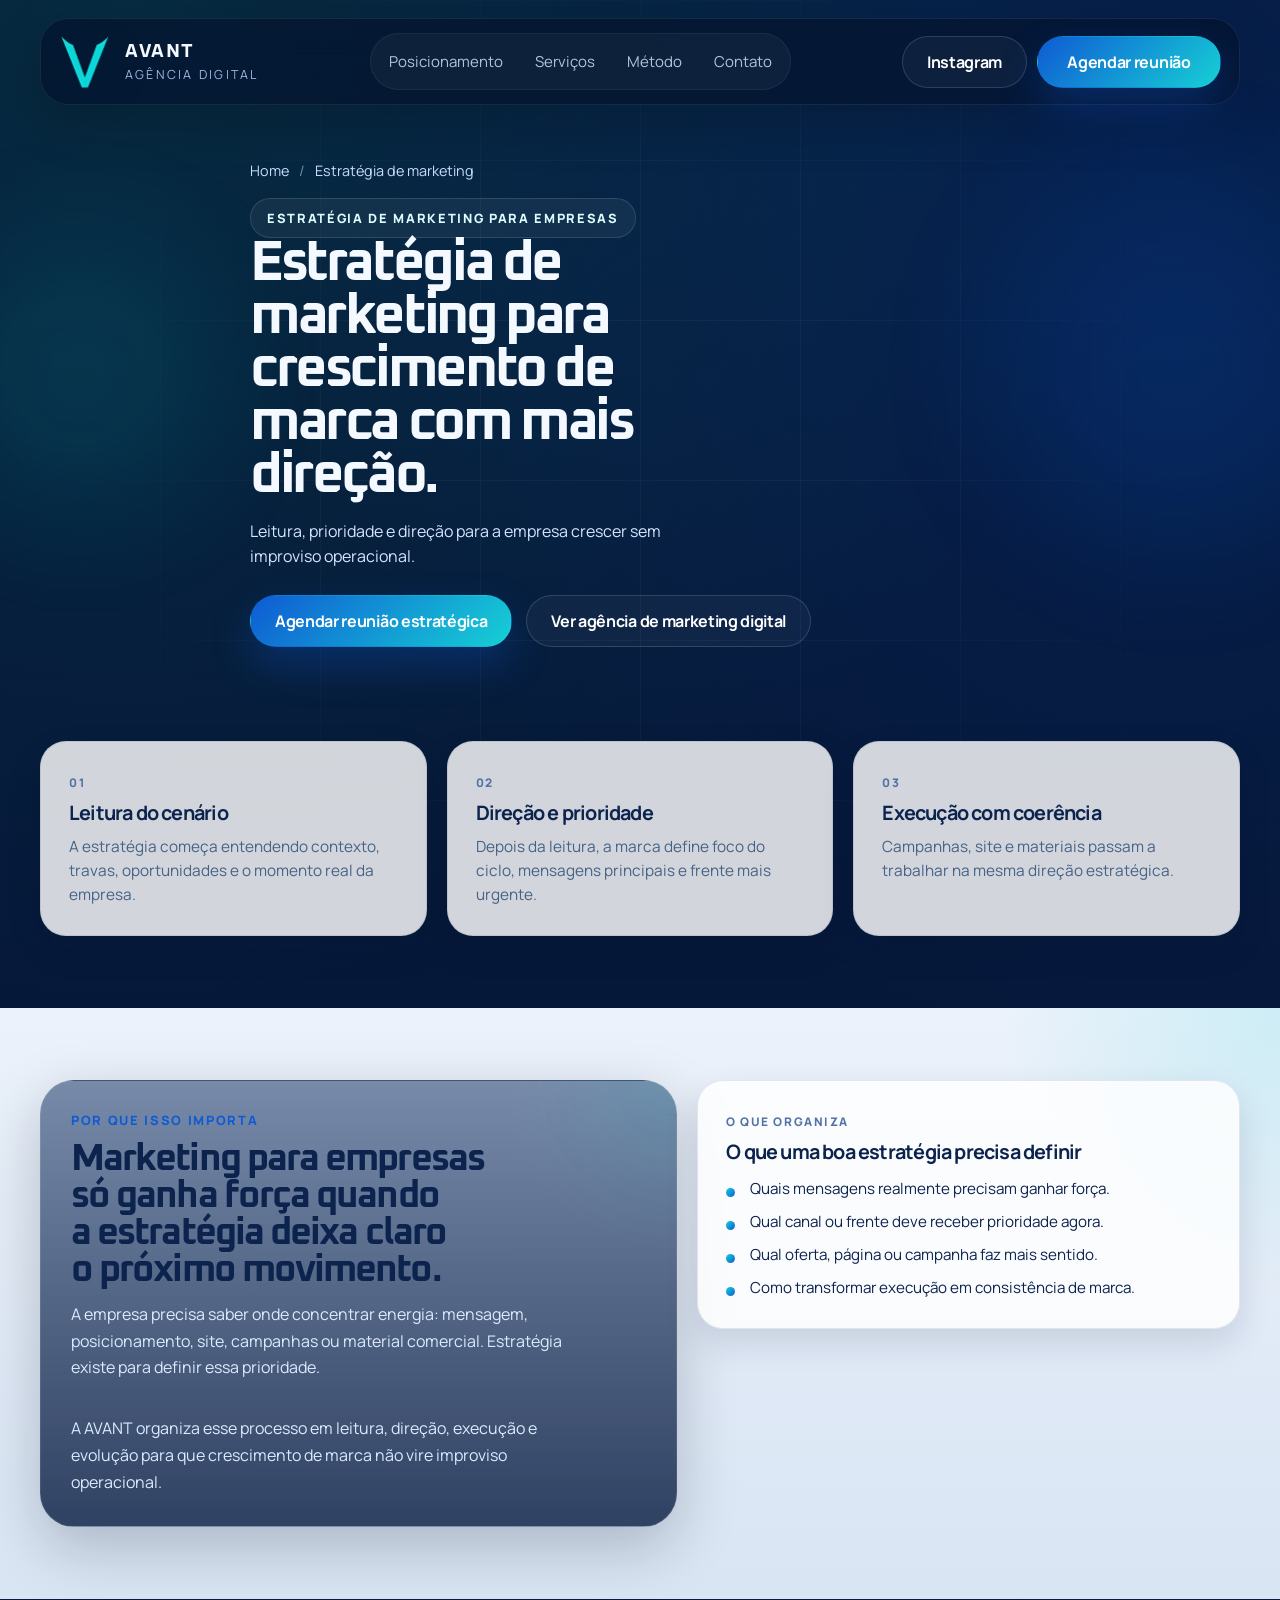
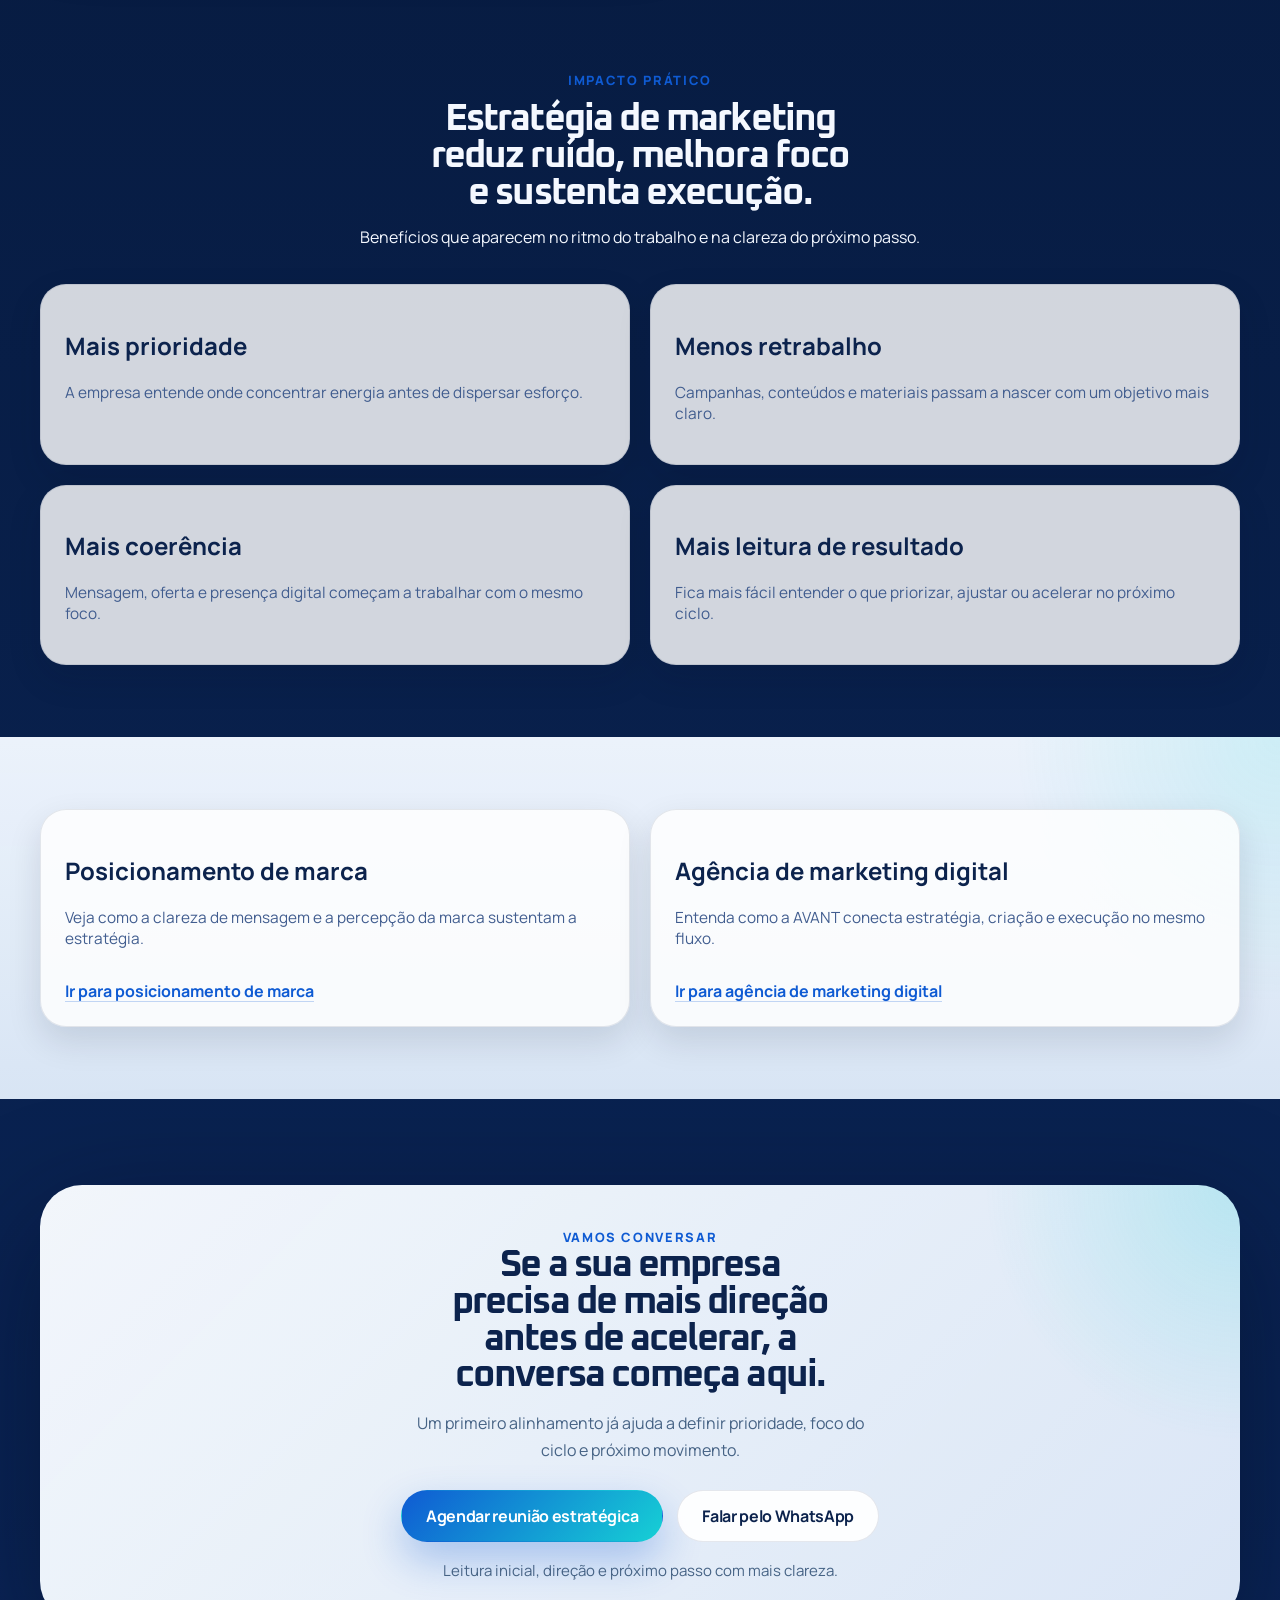
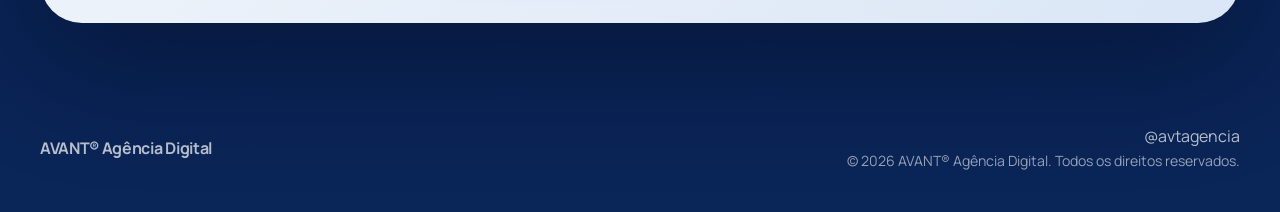
<file: estrategia-de-marketing/index.html>
<!doctype html>
<html lang="pt-BR">
  <head>
    <meta charset="UTF-8" />
    <meta name="viewport" content="width=device-width, initial-scale=1.0" />
    <title>Estratégia de Marketing para Crescimento | AVANT</title>
    <meta
      name="description"
      content="Estratégia de marketing para crescimento de marca com leitura, direção e execução para empresas que querem vender com mais clareza."
    />
    <meta name="robots" content="index, follow" />
    <link rel="canonical" href="https://avtagencia.com/estrategia-de-marketing/" />
    <meta property="og:title" content="Estratégia de Marketing para Crescimento | AVANT" />
    <meta
      property="og:description"
      content="Leitura, direção e execução para empresas que precisam de estratégia de marketing e crescimento de marca."
    />
    <meta property="og:type" content="article" />
    <meta property="og:url" content="https://avtagencia.com/estrategia-de-marketing/" />
    <meta property="og:image" content="https://avtagencia.com/assets/brand/logo-avant-05-transparent.webp" />
    <meta name="twitter:card" content="summary_large_image" />
    <meta name="theme-color" content="#05142f" />
    <link rel="preconnect" href="https://fonts.googleapis.com" />
    <link rel="preconnect" href="https://fonts.gstatic.com" crossorigin />
    <link
      href="https://fonts.googleapis.com/css2?family=Oxanium:wght@500;600;700;800&family=Manrope:wght@400;500;600;700;800&display=swap"
      rel="stylesheet"
    />
    <link rel="icon" href="../assets/brand/v.png" type="image/png" />
    <link rel="stylesheet" href="../styles.css" />
    <script type="application/ld+json">
      {
        "@context": "https://schema.org",
        "@type": "BreadcrumbList",
        "itemListElement": [
          { "@type": "ListItem", "position": 1, "name": "Home", "item": "https://avtagencia.com/" },
          { "@type": "ListItem", "position": 2, "name": "Estratégia de marketing", "item": "https://avtagencia.com/estrategia-de-marketing/" }
        ]
      }
    </script>
  </head>
  <body>
    <div class="page-shell">
      <div class="page-noise" aria-hidden="true"></div>
      <header class="site-header" id="header">
        <div class="container nav-shell">
          <div class="nav">
            <a href="../" class="brand-lockup" aria-label="AVANT Agência Digital">
              <img class="brand-mark" src="../assets/brand/v.png" alt="Símbolo da AVANT Agência Digital" width="3375" height="3375" decoding="async" />
              <div class="brand-text">
                <strong>AVANT</strong>
                <span>Agência Digital</span>
              </div>
            </a>
            <button class="nav-toggle" type="button" aria-expanded="false" aria-controls="nav-links" aria-label="Abrir navegação">
              <span></span>
              <span></span>
            </button>
            <nav class="nav-links" id="nav-links" aria-label="Principal">
              <a href="../#posicionamento">Posicionamento</a>
              <a href="../#servicos">Serviços</a>
              <a href="../#metodo">Método</a>
              <a href="../#contato">Contato</a>
            </nav>
            <div class="nav-actions">
              <a class="button button-secondary" href="https://instagram.com/avtagencia" target="_blank" rel="noreferrer">Instagram</a>
              <a class="button button-primary" href="../#contato">Agendar reunião</a>
            </div>
          </div>
        </div>
      </header>

      <main>
        <section class="hero page-hero">
          <div class="hero-glow hero-glow-a" aria-hidden="true"></div>
          <div class="hero-glow hero-glow-b" aria-hidden="true"></div>
          <div class="container page-intro reveal">
            <nav class="breadcrumb" aria-label="Breadcrumb">
              <a href="../">Home</a>
              <span>/</span>
              <a href="/estrategia-de-marketing/" aria-current="page">Estratégia de marketing</a>
            </nav>
            <span class="eyebrow">Estratégia de marketing para empresas</span>
            <h1>Estratégia de marketing para crescimento de marca com mais direção.</h1>
            <p>Leitura, prioridade e direção para a empresa crescer sem improviso operacional.</p>
            <div class="page-actions">
              <a class="button button-primary" href="../#contato">Agendar reunião estratégica</a>
              <a class="button button-secondary" href="/agencia-de-marketing-digital/">Ver agência de marketing digital</a>
            </div>
          </div>
        </section>

        <section class="section">
          <div class="container summary-grid">
            <article class="card summary-card reveal">
              <span class="mini-label">01</span>
              <h2>Leitura do cenário</h2>
              <p>A estratégia começa entendendo contexto, travas, oportunidades e o momento real da empresa.</p>
            </article>
            <article class="card summary-card reveal">
              <span class="mini-label">02</span>
              <h2>Direção e prioridade</h2>
              <p>Depois da leitura, a marca define foco do ciclo, mensagens principais e frente mais urgente.</p>
            </article>
            <article class="card summary-card reveal">
              <span class="mini-label">03</span>
              <h2>Execução com coerência</h2>
              <p>Campanhas, site e materiais passam a trabalhar na mesma direção estratégica.</p>
            </article>
          </div>
        </section>

        <section class="section surface-section">
          <div class="container seo-content-grid">
            <article class="manifesto-panel reveal">
              <div class="section-heading section-heading-left">
                <span class="section-tag">Por que isso importa</span>
                <h2>Marketing para empresas só ganha força quando a estratégia deixa claro o próximo movimento.</h2>
                <p>
                  A empresa precisa saber onde concentrar energia: mensagem, posicionamento, site,
                  campanhas ou material comercial. Estratégia existe para definir essa prioridade.
                </p>
              </div>
              <p>A AVANT organiza esse processo em leitura, direção, execução e evolução para que crescimento de marca não vire improviso operacional.</p>
            </article>

            <aside class="card page-sidebar-card reveal">
              <span class="mini-label">O que organiza</span>
              <h2>O que uma boa estratégia precisa definir</h2>
              <ul class="result-list">
                <li>Quais mensagens realmente precisam ganhar força.</li>
                <li>Qual canal ou frente deve receber prioridade agora.</li>
                <li>Qual oferta, página ou campanha faz mais sentido.</li>
                <li>Como transformar execução em consistência de marca.</li>
              </ul>
            </aside>
          </div>
        </section>

        <section class="section">
          <div class="container">
            <div class="section-heading reveal">
              <span class="section-tag">Impacto prático</span>
              <h2>Estratégia de marketing reduz ruído, melhora foco e sustenta execução.</h2>
              <p>Benefícios que aparecem no ritmo do trabalho e na clareza do próximo passo.</p>
            </div>
            <div class="support-grid reveal-group">
              <article class="card reveal">
                <h2>Mais prioridade</h2>
                <p>A empresa entende onde concentrar energia antes de dispersar esforço.</p>
              </article>
              <article class="card reveal">
                <h2>Menos retrabalho</h2>
                <p>Campanhas, conteúdos e materiais passam a nascer com um objetivo mais claro.</p>
              </article>
              <article class="card reveal">
                <h2>Mais coerência</h2>
                <p>Mensagem, oferta e presença digital começam a trabalhar com o mesmo foco.</p>
              </article>
              <article class="card reveal">
                <h2>Mais leitura de resultado</h2>
                <p>Fica mais fácil entender o que priorizar, ajustar ou acelerar no próximo ciclo.</p>
              </article>
            </div>
          </div>
        </section>

        <section class="section surface-section">
          <div class="container support-grid reveal-group">
            <article class="card reveal">
              <h2>Posicionamento de marca</h2>
              <p>Veja como a clareza de mensagem e a percepção da marca sustentam a estratégia.</p>
              <a class="service-link" href="/posicionamento-de-marca/">Ir para posicionamento de marca</a>
            </article>
            <article class="card reveal">
              <h2>Agência de marketing digital</h2>
              <p>Entenda como a AVANT conecta estratégia, criação e execução no mesmo fluxo.</p>
              <a class="service-link" href="/agencia-de-marketing-digital/">Ir para agência de marketing digital</a>
            </article>
          </div>
        </section>

        <section class="section contact-section">
          <div class="container">
            <div class="cta-card reveal">
              <span class="section-tag">Vamos conversar</span>
              <h2>Se a sua empresa precisa de mais direção antes de acelerar, a conversa começa aqui.</h2>
              <p>Um primeiro alinhamento já ajuda a definir prioridade, foco do ciclo e próximo movimento.</p>
              <div class="page-actions page-actions-centered">
                <a class="button button-primary" href="../#contato">Agendar reunião estratégica</a>
                <a class="button button-surface" href="https://wa.me/5538999351032?text=Oi%2C%20vim%20pela%20p%C3%A1gina%20de%20estrat%C3%A9gia%20de%20marketing%20da%20AVANT." target="_blank" rel="noreferrer">Falar pelo WhatsApp</a>
              </div>
              <p class="cta-note">Leitura inicial, direção e próximo passo com mais clareza.</p>
            </div>
          </div>
        </section>
      </main>

      <footer class="site-footer">
        <div class="container footer-grid">
          <div class="footer-brand">AVANT® Agência Digital</div>
          <div class="footer-meta">
            <span>@avtagencia</span>
            <span>© 2026 AVANT® Agência Digital. Todos os direitos reservados.</span>
          </div>
        </div>
      </footer>
      <script src="../script.js" defer></script>
    </div>
  </body>
</html>
</file>
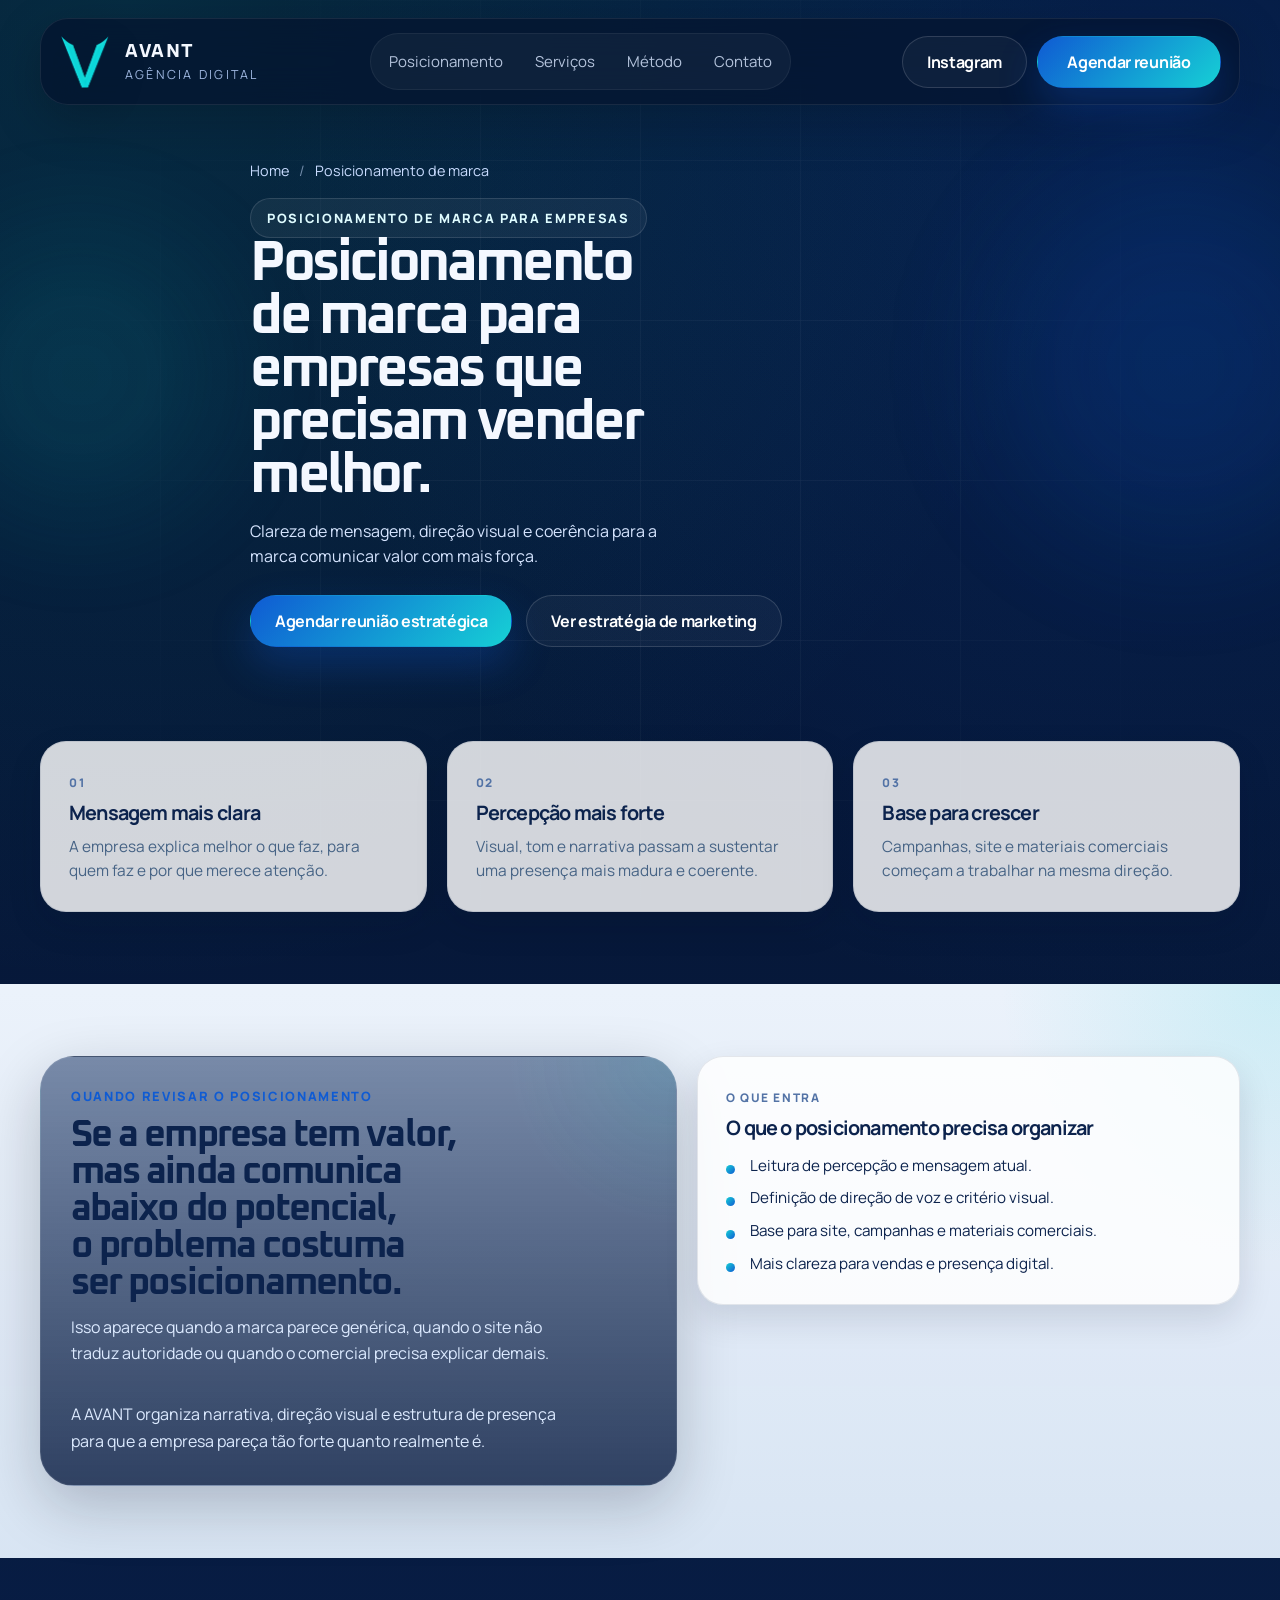
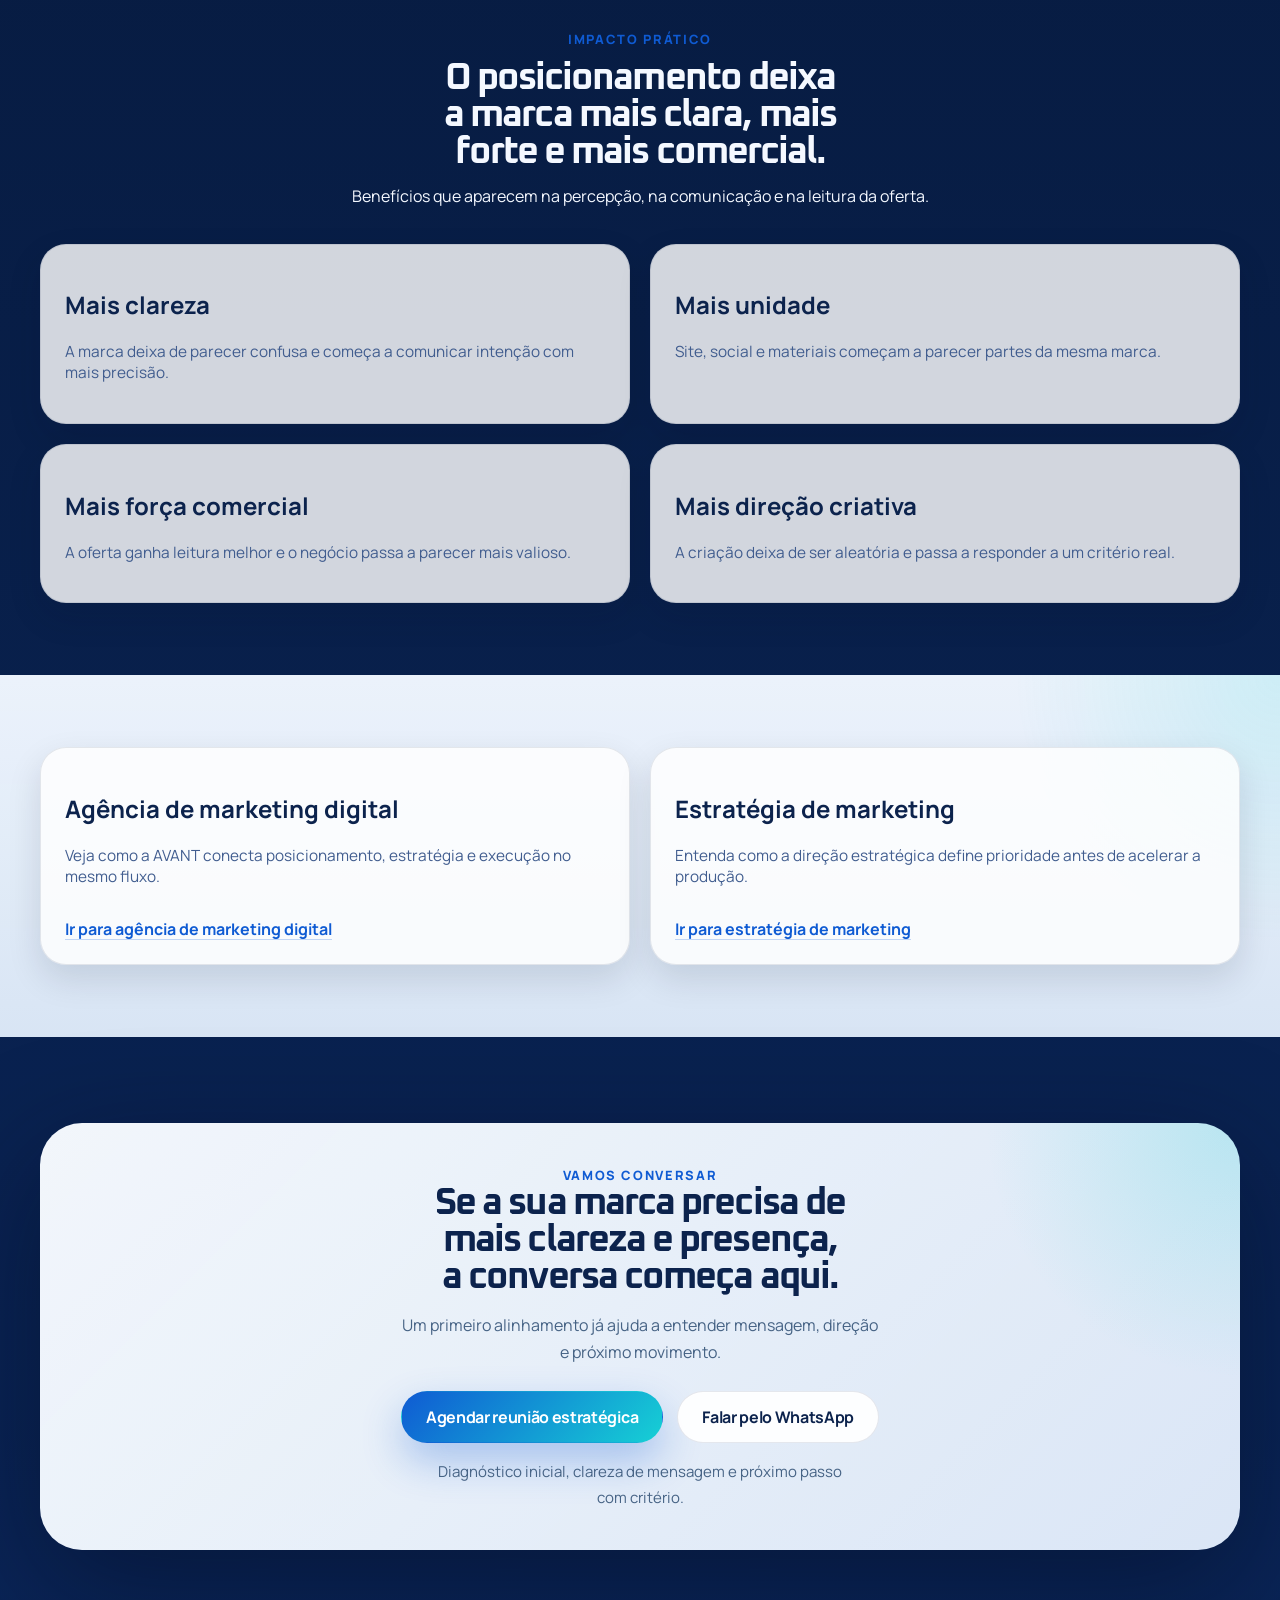
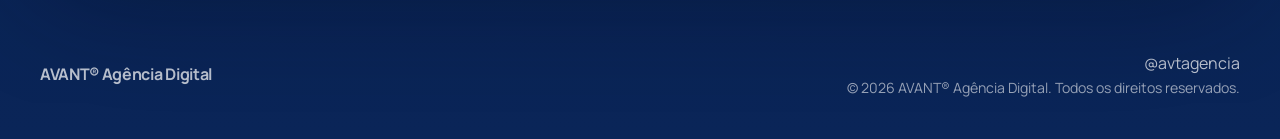
<file: posicionamento-de-marca/index.html>
<!doctype html>
<html lang="pt-BR">
  <head>
    <meta charset="UTF-8" />
    <meta name="viewport" content="width=device-width, initial-scale=1.0" />
    <title>Posicionamento de Marca para Empresas | AVANT</title>
    <meta
      name="description"
      content="Posicionamento de marca para empresas com clareza de mensagem, direção visual e estratégia para crescer e vender melhor."
    />
    <meta name="robots" content="index, follow" />
    <link rel="canonical" href="https://avtagencia.com/posicionamento-de-marca/" />
    <meta property="og:title" content="Posicionamento de Marca para Empresas | AVANT" />
    <meta
      property="og:description"
      content="Clareza de mensagem, direção visual e presença digital para crescimento de marca com mais força comercial."
    />
    <meta property="og:type" content="article" />
    <meta property="og:url" content="https://avtagencia.com/posicionamento-de-marca/" />
    <meta property="og:image" content="https://avtagencia.com/assets/brand/logo-avant-05-transparent.webp" />
    <meta name="twitter:card" content="summary_large_image" />
    <meta name="theme-color" content="#05142f" />
    <link rel="preconnect" href="https://fonts.googleapis.com" />
    <link rel="preconnect" href="https://fonts.gstatic.com" crossorigin />
    <link
      href="https://fonts.googleapis.com/css2?family=Oxanium:wght@500;600;700;800&family=Manrope:wght@400;500;600;700;800&display=swap"
      rel="stylesheet"
    />
    <link rel="icon" href="../assets/brand/v.png" type="image/png" />
    <link rel="stylesheet" href="../styles.css" />
    <script type="application/ld+json">
      {
        "@context": "https://schema.org",
        "@type": "BreadcrumbList",
        "itemListElement": [
          { "@type": "ListItem", "position": 1, "name": "Home", "item": "https://avtagencia.com/" },
          { "@type": "ListItem", "position": 2, "name": "Posicionamento de marca", "item": "https://avtagencia.com/posicionamento-de-marca/" }
        ]
      }
    </script>
  </head>
  <body>
    <div class="page-shell">
      <div class="page-noise" aria-hidden="true"></div>
      <header class="site-header" id="header">
        <div class="container nav-shell">
          <div class="nav">
            <a href="../" class="brand-lockup" aria-label="AVANT Agência Digital">
              <img class="brand-mark" src="../assets/brand/v.png" alt="Símbolo da AVANT Agência Digital" width="3375" height="3375" decoding="async" />
              <div class="brand-text">
                <strong>AVANT</strong>
                <span>Agência Digital</span>
              </div>
            </a>
            <button class="nav-toggle" type="button" aria-expanded="false" aria-controls="nav-links" aria-label="Abrir navegação">
              <span></span>
              <span></span>
            </button>
            <nav class="nav-links" id="nav-links" aria-label="Principal">
              <a href="../#posicionamento">Posicionamento</a>
              <a href="../#servicos">Serviços</a>
              <a href="../#metodo">Método</a>
              <a href="../#contato">Contato</a>
            </nav>
            <div class="nav-actions">
              <a class="button button-secondary" href="https://instagram.com/avtagencia" target="_blank" rel="noreferrer">Instagram</a>
              <a class="button button-primary" href="../#contato">Agendar reunião</a>
            </div>
          </div>
        </div>
      </header>

      <main>
        <section class="hero page-hero">
          <div class="hero-glow hero-glow-a" aria-hidden="true"></div>
          <div class="hero-glow hero-glow-b" aria-hidden="true"></div>
          <div class="container page-intro reveal">
            <nav class="breadcrumb" aria-label="Breadcrumb">
              <a href="../">Home</a>
              <span>/</span>
              <a href="/posicionamento-de-marca/" aria-current="page">Posicionamento de marca</a>
            </nav>
            <span class="eyebrow">Posicionamento de marca para empresas</span>
            <h1>Posicionamento de marca para empresas que precisam vender melhor.</h1>
            <p>Clareza de mensagem, direção visual e coerência para a marca comunicar valor com mais força.</p>
            <div class="page-actions">
              <a class="button button-primary" href="../#contato">Agendar reunião estratégica</a>
              <a class="button button-secondary" href="/estrategia-de-marketing/">Ver estratégia de marketing</a>
            </div>
          </div>
        </section>

        <section class="section">
          <div class="container summary-grid">
            <article class="card summary-card reveal">
              <span class="mini-label">01</span>
              <h2>Mensagem mais clara</h2>
              <p>A empresa explica melhor o que faz, para quem faz e por que merece atenção.</p>
            </article>
            <article class="card summary-card reveal">
              <span class="mini-label">02</span>
              <h2>Percepção mais forte</h2>
              <p>Visual, tom e narrativa passam a sustentar uma presença mais madura e coerente.</p>
            </article>
            <article class="card summary-card reveal">
              <span class="mini-label">03</span>
              <h2>Base para crescer</h2>
              <p>Campanhas, site e materiais comerciais começam a trabalhar na mesma direção.</p>
            </article>
          </div>
        </section>

        <section class="section surface-section">
          <div class="container seo-content-grid">
            <article class="manifesto-panel reveal">
              <div class="section-heading section-heading-left">
                <span class="section-tag">Quando revisar o posicionamento</span>
                <h2>Se a empresa tem valor, mas ainda comunica abaixo do potencial, o problema costuma ser posicionamento.</h2>
                <p>
                  Isso aparece quando a marca parece genérica, quando o site não traduz autoridade
                  ou quando o comercial precisa explicar demais.
                </p>
              </div>
              <p>A AVANT organiza narrativa, direção visual e estrutura de presença para que a empresa pareça tão forte quanto realmente é.</p>
            </article>

            <aside class="card page-sidebar-card reveal">
              <span class="mini-label">O que entra</span>
              <h2>O que o posicionamento precisa organizar</h2>
              <ul class="result-list">
                <li>Leitura de percepção e mensagem atual.</li>
                <li>Definição de direção de voz e critério visual.</li>
                <li>Base para site, campanhas e materiais comerciais.</li>
                <li>Mais clareza para vendas e presença digital.</li>
              </ul>
            </aside>
          </div>
        </section>

        <section class="section">
          <div class="container">
            <div class="section-heading reveal">
              <span class="section-tag">Impacto prático</span>
              <h2>O posicionamento deixa a marca mais clara, mais forte e mais comercial.</h2>
              <p>Benefícios que aparecem na percepção, na comunicação e na leitura da oferta.</p>
            </div>
            <div class="support-grid reveal-group">
              <article class="card reveal">
                <h2>Mais clareza</h2>
                <p>A marca deixa de parecer confusa e começa a comunicar intenção com mais precisão.</p>
              </article>
              <article class="card reveal">
                <h2>Mais unidade</h2>
                <p>Site, social e materiais começam a parecer partes da mesma marca.</p>
              </article>
              <article class="card reveal">
                <h2>Mais força comercial</h2>
                <p>A oferta ganha leitura melhor e o negócio passa a parecer mais valioso.</p>
              </article>
              <article class="card reveal">
                <h2>Mais direção criativa</h2>
                <p>A criação deixa de ser aleatória e passa a responder a um critério real.</p>
              </article>
            </div>
          </div>
        </section>

        <section class="section surface-section">
          <div class="container support-grid reveal-group">
            <article class="card reveal">
              <h2>Agência de marketing digital</h2>
              <p>Veja como a AVANT conecta posicionamento, estratégia e execução no mesmo fluxo.</p>
              <a class="service-link" href="/agencia-de-marketing-digital/">Ir para agência de marketing digital</a>
            </article>
            <article class="card reveal">
              <h2>Estratégia de marketing</h2>
              <p>Entenda como a direção estratégica define prioridade antes de acelerar a produção.</p>
              <a class="service-link" href="/estrategia-de-marketing/">Ir para estratégia de marketing</a>
            </article>
          </div>
        </section>

        <section class="section contact-section">
          <div class="container">
            <div class="cta-card reveal">
              <span class="section-tag">Vamos conversar</span>
              <h2>Se a sua marca precisa de mais clareza e presença, a conversa começa aqui.</h2>
              <p>Um primeiro alinhamento já ajuda a entender mensagem, direção e próximo movimento.</p>
              <div class="page-actions page-actions-centered">
                <a class="button button-primary" href="../#contato">Agendar reunião estratégica</a>
                <a class="button button-surface" href="https://wa.me/5538999351032?text=Oi%2C%20vim%20pela%20p%C3%A1gina%20de%20posicionamento%20de%20marca%20da%20AVANT." target="_blank" rel="noreferrer">Falar pelo WhatsApp</a>
              </div>
              <p class="cta-note">Diagnóstico inicial, clareza de mensagem e próximo passo com critério.</p>
            </div>
          </div>
        </section>
      </main>

      <footer class="site-footer">
        <div class="container footer-grid">
          <div class="footer-brand">AVANT® Agência Digital</div>
          <div class="footer-meta">
            <span>@avtagencia</span>
            <span>© 2026 AVANT® Agência Digital. Todos os direitos reservados.</span>
          </div>
        </div>
      </footer>
      <script src="../script.js" defer></script>
    </div>
  </body>
</html>
</file>
<file: styles.css>
:root {
  --bg: #05142f;
  --bg-deep: #071c43;
  --bg-soft: #0d2b5f;
  --surface: #eef5ff;
  --surface-soft: #dfeaf9;
  --panel: rgba(9, 27, 61, 0.72);
  --panel-strong: rgba(11, 32, 71, 0.88);
  --panel-light: rgba(255, 255, 255, 0.76);
  --line: rgba(255, 255, 255, 0.1);
  --line-soft: rgba(12, 34, 73, 0.1);
  --text: #f4f8ff;
  --text-dark: #0c234d;
  --muted: #9eb6df;
  --muted-dark: #5373a6;
  --blue: #0f5bd3;
  --cyan: #16d0d5;
  --cyan-soft: #7cf1f3;
  --radius-xl: 34px;
  --radius-lg: 26px;
  --radius-md: 18px;
  --shadow-xl: 0 36px 120px rgba(2, 8, 24, 0.42);
  --shadow-lg: 0 20px 60px rgba(4, 12, 28, 0.22);
  --shadow-md: 0 14px 34px rgba(8, 18, 40, 0.12);
  --max: 1200px;
}

* {
  box-sizing: border-box;
}

html {
  scroll-behavior: smooth;
}

body {
  margin: 0;
  font-family: "Manrope", sans-serif;
  background:
    radial-gradient(circle at 10% 0%, rgba(22, 208, 213, 0.14), transparent 28%),
    radial-gradient(circle at 90% 4%, rgba(15, 91, 211, 0.22), transparent 26%),
    linear-gradient(180deg, #04112a 0%, #071b40 40%, #0a2558 100%);
  color: var(--text);
}

a {
  color: inherit;
  text-decoration: none;
}

img {
  display: block;
  max-width: 100%;
}

button,
input,
select,
textarea {
  font: inherit;
}

.page-shell {
  position: relative;
  overflow: clip;
}

.page-noise {
  position: fixed;
  inset: 0;
  pointer-events: none;
  opacity: 0.08;
  background-image:
    linear-gradient(rgba(255, 255, 255, 0.5) 1px, transparent 1px),
    linear-gradient(90deg, rgba(255, 255, 255, 0.5) 1px, transparent 1px);
  background-size: 160px 160px;
  mask-image: radial-gradient(circle at center, black 30%, transparent 82%);
}

.container {
  width: min(calc(100% - 40px), var(--max));
  margin: 0 auto;
}

.section {
  position: relative;
  padding: 72px 0;
}

.visually-hidden {
  position: absolute;
  width: 1px;
  height: 1px;
  padding: 0;
  margin: -1px;
  overflow: hidden;
  clip: rect(0, 0, 0, 0);
  white-space: nowrap;
  border: 0;
}

.surface-section {
  color: var(--text-dark);
  background:
    radial-gradient(circle at top right, rgba(22, 208, 213, 0.14), transparent 20%),
    linear-gradient(180deg, rgba(240, 247, 255, 0.98), rgba(225, 237, 251, 0.96));
}

.site-header {
  position: sticky;
  top: 0;
  z-index: 60;
  padding: 18px 0 0;
  transition: padding 220ms ease;
}

.site-header.is-scrolled {
  padding-top: 10px;
}

.nav-shell {
  position: relative;
}

.nav {
  display: flex;
  align-items: center;
  justify-content: space-between;
  gap: 14px;
  min-height: 78px;
  padding: 14px 18px;
  border-radius: 28px;
  background: rgba(5, 20, 47, 0.72);
  backdrop-filter: blur(18px);
  border: 1px solid rgba(255, 255, 255, 0.08);
  box-shadow: 0 16px 50px rgba(2, 7, 18, 0.22);
}

.brand-lockup {
  display: flex;
  align-items: center;
  gap: 14px;
  min-width: 0;
}

.brand-mark {
  width: 52px;
  height: auto;
  filter: drop-shadow(0 12px 24px rgba(0, 0, 0, 0.22));
}

.brand-text {
  display: flex;
  flex-direction: column;
  gap: 2px;
}

.brand-text strong,
.section-heading h2,
.hero-title,
.hero-panel-copy h2,
.service-card h3,
.cta-card h2,
.timeline-item h3,
.card h3,
.audience-card h3,
.lead-form .field span,
.contact-panel h3 {
  font-family: "Oxanium", sans-serif;
}

.brand-text strong {
  font-size: 1.18rem;
  letter-spacing: 0.08em;
}

.brand-text span {
  color: var(--muted);
  font-size: 0.78rem;
  letter-spacing: 0.18em;
  text-transform: uppercase;
}

.nav-links {
  display: flex;
  align-items: center;
  gap: 8px;
  padding: 6px;
  border-radius: 999px;
  background: rgba(255, 255, 255, 0.04);
  border: 1px solid rgba(255, 255, 255, 0.06);
}

.nav-links a {
  padding: 11px 12px;
  border-radius: 999px;
  color: #d9e7ff;
  font-size: 0.94rem;
  opacity: 0.82;
  transition: background 180ms ease, color 180ms ease, opacity 180ms ease;
}

.nav-links a:hover,
.nav-links a:focus-visible {
  opacity: 1;
  color: white;
  background: rgba(255, 255, 255, 0.06);
}

.nav-actions {
  display: flex;
  align-items: center;
  gap: 10px;
  flex-shrink: 0;
}

.nav-actions .button-primary {
  min-width: 184px;
}

.nav-toggle {
  display: none;
  width: 48px;
  height: 48px;
  padding: 0;
  border: 0;
  border-radius: 16px;
  background: rgba(255, 255, 255, 0.06);
  color: white;
  cursor: pointer;
}

.nav-toggle span {
  display: block;
  width: 18px;
  height: 2px;
  margin: 5px auto;
  border-radius: 999px;
  background: currentColor;
  transition: transform 180ms ease, opacity 180ms ease;
}

.nav-toggle.is-open span:first-child {
  transform: translateY(7px) rotate(45deg);
}

.nav-toggle.is-open span:last-child {
  transform: translateY(-7px) rotate(-45deg);
}

.button {
  display: inline-flex;
  align-items: center;
  justify-content: center;
  gap: 10px;
  min-height: 52px;
  padding: 0 24px;
  border: 1px solid transparent;
  border-radius: 999px;
  font-weight: 700;
  letter-spacing: -0.02em;
  white-space: nowrap;
  transition:
    transform 180ms ease,
    box-shadow 180ms ease,
    border-color 180ms ease,
    background 180ms ease,
    color 180ms ease;
}

.button:hover,
.button:focus-visible {
  transform: translateY(-1px);
}

.button-primary {
  color: white;
  background: linear-gradient(135deg, var(--blue), var(--cyan));
  box-shadow: 0 18px 40px rgba(15, 91, 211, 0.3);
}

.button-secondary {
  color: white;
  border-color: rgba(255, 255, 255, 0.14);
  background: rgba(255, 255, 255, 0.04);
}

.button-surface {
  color: var(--text-dark);
  border-color: rgba(12, 35, 77, 0.1);
  background: rgba(255, 255, 255, 0.92);
  box-shadow: inset 0 1px 0 rgba(255, 255, 255, 0.55);
}

.button-surface:hover,
.button-surface:focus-visible {
  border-color: rgba(15, 91, 211, 0.22);
  background: rgba(255, 255, 255, 1);
}

.button-ghost {
  color: var(--text-dark);
  background: rgba(12, 35, 77, 0.04);
  border-color: rgba(12, 35, 77, 0.1);
}

.hero {
  position: relative;
  padding: 72px 0 34px;
}

.hero-glow {
  position: absolute;
  border-radius: 999px;
  filter: blur(70px);
  opacity: 0.9;
  pointer-events: none;
}

.hero-glow-a {
  width: 280px;
  height: 280px;
  top: 130px;
  left: -60px;
  background: rgba(22, 208, 213, 0.12);
}

.hero-glow-b {
  width: 360px;
  height: 360px;
  top: 80px;
  right: -80px;
  background: rgba(15, 91, 211, 0.18);
}

.hero-grid {
  display: grid;
  grid-template-columns: minmax(0, 1.1fr) minmax(360px, 0.9fr);
  gap: 30px;
  align-items: stretch;
}

.hero-copy,
.hero-panel,
.manifesto-panel,
.audience-card,
.service-card,
.pillars .pillar,
.timeline-item,
.split-panel,
.entry-feature,
.entry-secondary,
.contact-panel,
.lead-form {
  position: relative;
}

.eyebrow,
.mini-label,
.section-tag,
.offer-badge,
.service-kicker {
  display: inline-flex;
  align-items: center;
  gap: 10px;
  text-transform: uppercase;
  letter-spacing: 0.13em;
  font-weight: 800;
}

.eyebrow {
  padding: 10px 16px;
  border-radius: 999px;
  border: 1px solid rgba(255, 255, 255, 0.12);
  background: rgba(255, 255, 255, 0.05);
  color: #dffcff;
  font-size: 0.8rem;
}

.hero-heading-block {
  display: grid;
  gap: 0;
  margin: 28px 0 0;
}

.hero-title {
  margin: 0;
  font-size: clamp(2.6rem, 5.2vw, 4.6rem);
  line-height: 0.94;
  letter-spacing: -0.06em;
  max-width: 9.6ch;
  text-wrap: balance;
}

.hero-description {
  max-width: 32ch;
  margin: 22px 0 0;
  color: #d2e1ff;
  font-size: 1.04rem;
  line-height: 1.5;
}

.hero-actions {
  display: flex;
  flex-wrap: wrap;
  gap: 14px;
  margin-top: 30px;
}

.hero-seo-links {
  display: flex;
  flex-wrap: wrap;
  gap: 12px;
  margin-top: 22px;
}

.text-link,
.hero-seo-links a {
  color: #dff3ff;
  text-decoration: underline;
  text-decoration-color: rgba(124, 241, 243, 0.4);
  text-underline-offset: 0.22em;
}

.text-link:hover,
.text-link:focus-visible,
.hero-seo-links a:hover,
.hero-seo-links a:focus-visible {
  color: white;
  text-decoration-color: rgba(124, 241, 243, 0.8);
}

.authority-ribbon-metrics strong,
.authority-ribbon-points span,
.card-index {
  display: block;
  font-family: "Oxanium", sans-serif;
}

.hero-panel {
  display: flex;
  flex-direction: column;
  justify-content: space-between;
  gap: 22px;
  padding: 26px;
  border-radius: var(--radius-xl);
  background:
    linear-gradient(180deg, rgba(10, 30, 69, 0.88), rgba(8, 24, 56, 0.94));
  border: 1px solid rgba(255, 255, 255, 0.08);
  box-shadow: var(--shadow-xl);
  overflow: hidden;
}

.hero-panel::before {
  content: "";
  position: absolute;
  inset: -10% auto auto -10%;
  width: 240px;
  height: 240px;
  border-radius: 999px;
  background: radial-gradient(circle, rgba(22, 208, 213, 0.14), transparent 72%);
  pointer-events: none;
}

.hero-panel-topline {
  display: flex;
  justify-content: space-between;
  gap: 14px;
  color: #c7d9fb;
  font-size: 0.78rem;
  text-transform: uppercase;
  letter-spacing: 0.12em;
}

.hero-panel-topline span:last-child {
  max-width: 18ch;
  text-align: right;
}

.hero-brand-card {
  padding: 34px 24px;
  border-radius: 28px;
  background:
    linear-gradient(180deg, rgba(16, 44, 95, 0.5), rgba(9, 28, 66, 0.2));
  border: 1px solid rgba(255, 255, 255, 0.08);
  min-height: 320px;
  display: flex;
  align-items: center;
  justify-content: center;
}

.hero-logo img,
.logo-hero {
  width: auto !important;
  height: auto !important;
  max-width: clamp(180px, 28vw, 360px);
  max-height: 100%;
  object-fit: contain !important;
  aspect-ratio: auto !important;
  display: block;
  filter: drop-shadow(0 20px 42px rgba(0, 0, 0, 0.26));
}

.hero-panel-signature {
  display: grid;
  grid-template-columns: repeat(3, minmax(0, 1fr));
  gap: 12px;
  width: min(100%, 790px);
  margin: 0 auto;
}

.hero-panel-signature span {
  display: inline-flex;
  align-items: center;
  justify-content: center;
  min-height: 38px;
  padding: 0 14px;
  border-radius: 999px;
  background: rgba(255, 255, 255, 0.06);
  border: 1px solid rgba(255, 255, 255, 0.08);
  color: #d8e6ff;
  font-size: 0.84rem;
  text-transform: uppercase;
  letter-spacing: 0.08em;
  font-weight: 700;
}

.authority-ribbon-section {
  padding-top: 22px;
}

.authority-ribbon {
  display: grid;
  grid-template-columns: minmax(0, 1fr);
  gap: 18px;
  padding: 22px 24px;
  border-radius: 28px;
  background: rgba(255, 255, 255, 0.05);
  border: 1px solid rgba(255, 255, 255, 0.07);
}

.authority-ribbon-expanded {
  gap: 22px;
}

.authority-ribbon-expanded::before {
  content: "";
  display: block;
  width: 100%;
  height: 1px;
  background: linear-gradient(
    90deg,
    transparent 0%,
    rgba(255, 255, 255, 0.12) 18%,
    rgba(255, 255, 255, 0.12) 82%,
    transparent 100%
  );
  order: 2;
}

.authority-ribbon-copy h2 {
  margin: 0;
  font-size: clamp(1.8rem, 3vw, 2.8rem);
  line-height: 0.96;
  letter-spacing: -0.05em;
  max-width: 16ch;
}

.authority-ribbon-copy p {
  margin: 12px 0 0;
  max-width: 54ch;
  color: #d9e8ff;
  line-height: 1.68;
}

.section-tag,
.mini-label {
  color: var(--blue);
  font-size: 0.8rem;
}

.mini-label {
  color: var(--muted-dark);
  font-size: 0.74rem;
}

.authority-ribbon-metrics {
  display: grid;
  grid-template-columns: repeat(3, minmax(0, 1fr));
  gap: 12px;
  order: 1;
}

.authority-ribbon-cards article {
  min-height: 0;
}

.authority-ribbon-metrics article {
  padding: 16px;
  border-radius: 20px;
  background: rgba(255, 255, 255, 0.05);
  border: 1px solid rgba(255, 255, 255, 0.07);
}

.authority-ribbon-metrics strong {
  margin-bottom: 8px;
  font-size: 1rem;
}

.authority-ribbon-metrics span {
  color: #c7d8f4;
  font-size: 0.88rem;
  line-height: 1.5;
}

.authority-ribbon-points {
  display: grid;
  grid-template-columns: repeat(3, minmax(0, 1fr));
  gap: 16px;
  order: 3;
}

.authority-ribbon-points article {
  padding: 22px 20px;
  border-radius: 24px;
  background:
    linear-gradient(180deg, rgba(255, 255, 255, 0.08), rgba(255, 255, 255, 0.04));
  border: 1px solid rgba(255, 255, 255, 0.08);
  box-shadow: inset 0 1px 0 rgba(255, 255, 255, 0.04);
  display: grid;
  gap: 10px;
  align-content: start;
}

.authority-ribbon-points span {
  width: 44px;
  height: 44px;
  margin-bottom: 2px;
  border-radius: 14px;
  display: grid;
  place-items: center;
  background: linear-gradient(135deg, rgba(15, 91, 211, 0.32), rgba(22, 208, 213, 0.34));
  font-size: 1.15rem;
  color: white;
}

.authority-ribbon-points strong {
  font-family: "Oxanium", sans-serif;
  font-size: 1.18rem;
  line-height: 1;
  letter-spacing: -0.03em;
  color: #f4f8ff;
}

.authority-ribbon-points p {
  margin: 0;
  color: #d7e6ff;
  line-height: 1.58;
  max-width: 24ch;
}

.editorial-split,
.results-split,
.entry-shell,
.method-shell {
  display: grid;
  gap: 24px;
}

.editorial-split {
  grid-template-columns: minmax(0, 1.2fr) minmax(320px, 0.8fr);
  align-items: start;
}

.section-heading {
  display: grid;
  gap: 12px;
  justify-items: center;
  text-align: center;
  margin-bottom: 34px;
}

.section-heading-left {
  justify-items: start;
  text-align: left;
}

.section-heading h2,
.cta-card h2 {
  margin: 0;
  font-size: clamp(1.75rem, 3vw, 3rem);
  line-height: 0.96;
  letter-spacing: -0.05em;
  max-width: 20ch;
  text-wrap: balance;
}

.section-heading p,
.manifesto-panel p,
.split-panel p,
.service-card p,
.entry-feature p,
.entry-secondary p,
.cta-card > p {
  margin: 0;
  line-height: 1.68;
}

.manifesto-panel,
.audience-card,
.results-panel,
.proof-panel,
.agency-panel {
  padding: 30px;
  border-radius: var(--radius-xl);
  border: 1px solid rgba(255, 255, 255, 0.09);
  background: rgba(255, 255, 255, 0.05);
  box-shadow: var(--shadow-lg);
}

.manifesto-panel {
  background:
    radial-gradient(circle at top right, rgba(22, 208, 213, 0.1), transparent 22%),
    linear-gradient(180deg, rgba(16, 44, 95, 0.52), rgba(10, 29, 66, 0.82));
}

.manifesto-panel p {
  max-width: 50ch;
  color: #dceaff;
}

.audience-card {
  background:
    linear-gradient(180deg, rgba(18, 42, 88, 0.86), rgba(13, 32, 67, 0.92));
}

.audience-card h3 {
  margin: 12px 0 18px;
  font-size: 1rem;
}

.audience-tags {
  display: flex;
  flex-wrap: wrap;
  gap: 12px;
}

.audience-tags span {
  display: inline-flex;
  align-items: center;
  min-height: 40px;
  padding: 0 14px;
  border-radius: 999px;
  background: rgba(255, 255, 255, 0.06);
  border: 1px solid rgba(255, 255, 255, 0.09);
  color: #e6f1ff;
  font-size: 0.84rem;
}

.section-problem .section-heading h2 {
  max-width: 18ch;
}

.problem-grid,
.proof-grid,
.agency-kpis,
.pillars,
.services-grid {
  display: grid;
  gap: 18px;
}

.problem-grid,
.pillars,
.agency-kpis {
  grid-template-columns: repeat(3, minmax(0, 1fr));
}

.problem-card,
.card,
.service-card,
.entry-feature,
.entry-secondary,
.contact-panel,
.lead-form {
  background: rgba(255, 255, 255, 0.82);
  border: 1px solid var(--line-soft);
  box-shadow: var(--shadow-md);
  color: var(--text-dark);
  border-radius: var(--radius-lg);
}

.card,
.problem-card {
  padding: 24px;
}

.card,
.service-card,
.pillar,
.timeline-item,
.summary-card,
.page-sidebar-card {
  transition:
    transform 220ms ease,
    box-shadow 220ms ease,
    border-color 220ms ease,
    background 220ms ease;
}

.card:hover,
.service-card:hover,
.pillar:hover,
.timeline-item:hover,
.summary-card:hover,
.page-sidebar-card:hover {
  transform: translateY(-2px);
  box-shadow: 0 20px 44px rgba(8, 18, 40, 0.16);
}

.card h3,
.service-card h3,
.entry-feature h3,
.entry-secondary h3,
.contact-panel h3 {
  margin: 0 0 12px;
  font-size: 1.26rem;
  line-height: 1.02;
  letter-spacing: -0.04em;
}

.card p,
.problem-card p,
.service-card p,
.entry-feature p,
.entry-secondary p,
.contact-panel p {
  color: #415d8f;
  font-size: 0.96rem;
}

.card-index {
  margin-bottom: 14px;
  font-size: 1.45rem;
  color: var(--blue);
}

.pillars-section {
  padding-top: 78px;
}

.pillars-section .section-heading h2 {
  max-width: 18ch;
}

.pillar {
  padding: 28px;
  background:
    linear-gradient(180deg, rgba(255, 255, 255, 0.07), rgba(255, 255, 255, 0.04));
  border: 1px solid rgba(255, 255, 255, 0.09);
  box-shadow: inset 0 1px 0 rgba(255, 255, 255, 0.03);
}

.pillar-index,
.service-kicker {
  justify-content: center;
  width: 44px;
  height: 44px;
  border-radius: 14px;
  background: linear-gradient(135deg, rgba(15, 91, 211, 0.22), rgba(22, 208, 213, 0.28));
  color: white;
  font-size: 1rem;
  margin-bottom: 20px;
}

.pillar h3 {
  margin: 0 0 12px;
  font-size: 1.55rem;
}

.pillar p {
  margin: 0;
  color: #d7e4ff;
  line-height: 1.62;
}

.method-shell {
  grid-template-columns: minmax(0, 1fr) minmax(0, 1fr);
  align-items: start;
}

.method-line {
  display: grid;
  gap: 18px;
}

.timeline-item {
  padding: 22px 22px 22px 74px;
  border-radius: 24px;
  background: rgba(255, 255, 255, 0.72);
  border: 1px solid rgba(12, 35, 77, 0.08);
  box-shadow: var(--shadow-md);
}

.timeline-item::before {
  content: attr(data-step);
  position: absolute;
  left: 22px;
  top: 22px;
  width: 42px;
  height: 42px;
  display: grid;
  place-items: center;
  border-radius: 14px;
  background: linear-gradient(135deg, var(--cyan), var(--blue));
  color: white;
  font-weight: 800;
}

.timeline-item h3 {
  margin: 0 0 10px;
  font-size: 1.34rem;
}

.timeline-item p {
  margin: 0;
  color: #395482;
  font-size: 0.95rem;
}

.services-section .section-heading h2 {
  max-width: 20ch;
}

.services-grid {
  grid-template-columns: repeat(3, minmax(0, 1fr));
}

.service-card {
  padding: 26px;
  background:
    linear-gradient(180deg, rgba(255, 255, 255, 0.8), rgba(236, 243, 255, 0.74));
  overflow: hidden;
}

.service-card::after {
  content: "";
  position: absolute;
  inset: auto -40px -60px auto;
  width: 180px;
  height: 180px;
  border-radius: 999px;
  background: radial-gradient(circle, rgba(22, 208, 213, 0.14), transparent 72%);
  pointer-events: none;
}

.service-card-top {
  display: grid;
  gap: 12px;
  margin-bottom: 10px;
}

.service-kicker {
  width: 40px;
  height: 40px;
  margin-bottom: 0;
}

.service-points,
.result-list {
  display: grid;
  gap: 10px;
  padding: 0;
  margin: 14px 0 0;
  list-style: none;
}

.service-points li,
.result-list li {
  position: relative;
  padding-left: 24px;
  line-height: 1.5;
  font-size: 0.95rem;
}

.service-points li::before,
.result-list li::before {
  content: "";
  position: absolute;
  left: 0;
  top: 10px;
  width: 9px;
  height: 9px;
  border-radius: 999px;
  background: linear-gradient(135deg, var(--cyan), var(--blue));
}

.service-link {
  display: inline-flex;
  margin-top: 16px;
  font-weight: 700;
  color: var(--blue);
  text-decoration: underline;
  text-decoration-color: rgba(15, 91, 211, 0.24);
  text-underline-offset: 0.22em;
}

.service-link:hover,
.service-link:focus-visible {
  text-decoration-color: rgba(15, 91, 211, 0.5);
}

.entry-shell {
  grid-template-columns: minmax(0, 0.96fr) minmax(0, 1.04fr);
  align-items: start;
}

.entry-grid {
  display: grid;
  gap: 18px;
}

.entry-feature,
.entry-secondary {
  padding: 28px;
}

.entry-feature {
  background:
    radial-gradient(circle at top right, rgba(22, 208, 213, 0.2), transparent 22%),
    linear-gradient(180deg, rgba(255, 255, 255, 0.94), rgba(239, 246, 255, 0.96));
}

.offer-badge {
  padding: 8px 12px;
  border-radius: 999px;
  background: rgba(15, 91, 211, 0.08);
  color: var(--blue);
  font-size: 0.75rem;
}

.authority-section .results-split {
  grid-template-columns: repeat(2, minmax(0, 1fr));
}

.results-panel,
.proof-panel {
  min-height: 100%;
}

.proof-grid {
  grid-template-columns: repeat(2, minmax(0, 1fr));
}

.proof-panel .card {
  min-height: 0;
  background: rgba(255, 255, 255, 0.82);
}

.agency-panel {
  background:
    radial-gradient(circle at top right, rgba(22, 208, 213, 0.12), transparent 20%),
    linear-gradient(180deg, rgba(238, 246, 255, 0.98), rgba(225, 237, 251, 0.95));
  border: 1px solid rgba(12, 35, 77, 0.08);
}

.agency-kpis .card {
  background: rgba(255, 255, 255, 0.64);
}

.faq-grid {
  display: grid;
  grid-template-columns: repeat(2, minmax(0, 1fr));
  gap: 18px;
}

.faq-card {
  padding: 28px;
}

.faq-card h3 {
  margin: 0 0 12px;
  font-size: 1.22rem;
}

.faq-card p {
  margin: 0;
  color: #466385;
  line-height: 1.62;
}

.contact-section {
  padding-top: 86px;
}

.cta-card {
  padding: 40px;
  border-radius: 42px;
  background:
    radial-gradient(circle at top right, rgba(22, 208, 213, 0.2), transparent 20%),
    linear-gradient(135deg, rgba(247, 251, 255, 0.98), rgba(230, 241, 255, 0.95));
  color: var(--text-dark);
  box-shadow: var(--shadow-xl);
  text-align: center;
}

.cta-card h2 {
  max-width: 19ch;
  font-size: clamp(1.85rem, 3vw, 3rem);
  margin-inline: auto;
}

.cta-card > p {
  max-width: 48ch;
  margin: 16px auto 0;
  color: #466385;
}

.contact-layout {
  display: grid;
  grid-template-columns: minmax(0, 1.2fr) minmax(300px, 0.8fr);
  gap: 18px;
  margin-top: 28px;
  align-items: start;
}

.lead-form,
.contact-panel {
  padding: 28px;
}

.form-grid {
  display: grid;
  grid-template-columns: repeat(2, minmax(0, 1fr));
  gap: 16px;
}

.field {
  display: grid;
  gap: 8px;
}

.field span {
  font-size: 0.95rem;
  letter-spacing: -0.02em;
}

.field input,
.field select,
.field textarea {
  width: 100%;
  border: 1px solid rgba(12, 35, 77, 0.1);
  background: rgba(255, 255, 255, 0.76);
  color: var(--text-dark);
  border-radius: 16px;
  padding: 15px 16px;
  outline: none;
  transition: border-color 180ms ease, box-shadow 180ms ease, background 180ms ease;
}

.field input:focus,
.field select:focus,
.field textarea:focus {
  border-color: rgba(15, 91, 211, 0.34);
  box-shadow: 0 0 0 4px rgba(15, 91, 211, 0.1);
  background: rgba(255, 255, 255, 0.94);
}

.field-full {
  grid-column: 1 / -1;
}

.form-actions {
  display: flex;
  flex-wrap: wrap;
  gap: 14px;
  margin-top: 22px;
  justify-content: center;
}

.contact-side {
  display: grid;
  gap: 18px;
}

.contact-panel .result-list {
  margin-top: 16px;
}

.contact-actions {
  display: grid;
  grid-template-columns: repeat(2, minmax(0, 1fr));
  gap: 12px;
  margin-top: 18px;
  align-items: stretch;
}

.contact-actions .button {
  width: 100%;
  min-height: 60px;
  padding-inline: 18px;
  box-shadow: none;
}

.contact-actions .button-primary {
  box-shadow: 0 16px 34px rgba(15, 91, 211, 0.2);
}

.contact-actions .button-secondary {
  color: var(--text-dark);
  border-color: rgba(12, 35, 77, 0.1);
  background: rgba(255, 255, 255, 0.96);
  box-shadow: inset 0 1px 0 rgba(255, 255, 255, 0.55);
}

.contact-actions .button-secondary:hover,
.contact-actions .button-secondary:focus-visible {
  border-color: rgba(15, 91, 211, 0.2);
  background: rgba(255, 255, 255, 1);
}

.site-footer {
  padding: 30px 0 42px;
  color: rgba(255, 255, 255, 0.72);
}

.footer-grid {
  display: flex;
  justify-content: space-between;
  gap: 20px;
  align-items: center;
  flex-wrap: wrap;
}

.footer-brand {
  font-weight: 700;
  letter-spacing: -0.02em;
}

.footer-meta {
  display: grid;
  justify-items: end;
  gap: 4px;
  text-align: right;
}

.footer-meta span:last-child {
  font-size: 0.88rem;
  color: rgba(255, 255, 255, 0.58);
}

.breadcrumb {
  display: flex;
  flex-wrap: wrap;
  gap: 10px;
  align-items: center;
  margin-bottom: 18px;
  color: #c9dcff;
  font-size: 0.9rem;
}

.breadcrumb span {
  opacity: 0.56;
}

.page-hero {
  padding-top: 56px;
  padding-bottom: 22px;
}

.page-intro {
  max-width: 78ch;
}

.page-intro h1 {
  margin: 0;
  font-family: "Oxanium", sans-serif;
  font-size: clamp(2.2rem, 4.4vw, 4rem);
  line-height: 0.94;
  letter-spacing: -0.06em;
  max-width: 13ch;
}

.page-intro p {
  margin: 16px 0 0;
  max-width: 42ch;
  color: #d6e5ff;
  line-height: 1.58;
}

.page-actions {
  display: flex;
  flex-wrap: wrap;
  gap: 14px;
  margin-top: 26px;
}

.page-actions-centered {
  justify-content: center;
}

.summary-grid,
.seo-content-grid,
.support-grid {
  display: grid;
  gap: 20px;
}

.summary-grid {
  grid-template-columns: repeat(3, minmax(0, 1fr));
}

.seo-content-grid {
  grid-template-columns: minmax(0, 1.08fr) minmax(300px, 0.92fr);
  align-items: start;
}

.support-grid {
  grid-template-columns: repeat(2, minmax(0, 1fr));
}

.summary-card,
.page-sidebar-card {
  padding: 28px;
}

.summary-card h2,
.page-sidebar-card h2 {
  margin: 0 0 12px;
  font-size: 1.24rem;
  line-height: 1.02;
  letter-spacing: -0.04em;
}

.summary-card p,
.page-sidebar-card p {
  margin: 0;
  color: #466385;
  line-height: 1.56;
}

.page-sidebar-card .result-list {
  margin-top: 16px;
}

.summary-card .mini-label,
.page-sidebar-card .mini-label {
  display: inline-flex;
  margin-bottom: 12px;
}

.cta-note {
  max-width: 40ch;
  margin: 14px auto 0;
  color: #5d7ba8;
  font-size: 0.94rem;
}

.floating-cta {
  position: fixed;
  right: 18px;
  bottom: 18px;
  z-index: 55;
  display: inline-flex;
  align-items: center;
  justify-content: center;
  min-height: 56px;
  padding: 0 18px;
  border-radius: 999px;
  background: linear-gradient(135deg, var(--blue), var(--cyan));
  color: white;
  font-weight: 800;
  box-shadow: 0 18px 50px rgba(15, 91, 211, 0.34);
}

.reveal {
  opacity: 1;
  transform: translateY(0);
  filter: blur(0);
}

body.js-ready .reveal {
  opacity: 0;
  transform: translateY(22px);
  filter: blur(10px);
  transition:
    opacity 700ms ease,
    transform 700ms ease,
    filter 700ms ease;
}

body.js-ready .reveal.is-visible {
  opacity: 1;
  transform: translateY(0);
  filter: blur(0);
}

.reveal-group .reveal:nth-child(2) {
  transition-delay: 80ms;
}

.reveal-group .reveal:nth-child(3) {
  transition-delay: 160ms;
}

.reveal-group .reveal:nth-child(4) {
  transition-delay: 240ms;
}

.reveal-group .reveal:nth-child(5) {
  transition-delay: 320ms;
}

.reveal-group .reveal:nth-child(6) {
  transition-delay: 400ms;
}

@media (max-width: 1180px) {
  .hero-grid,
  .editorial-split,
  .method-shell,
  .entry-shell,
  .authority-section .results-split,
  .contact-layout {
    grid-template-columns: 1fr;
  }

  .authority-ribbon {
    grid-template-columns: 1fr;
  }

  .hero-proof-strip,
  .authority-ribbon-metrics,
  .authority-ribbon-points,
  .problem-grid,
  .pillars,
  .agency-kpis,
  .proof-grid {
    grid-template-columns: repeat(2, minmax(0, 1fr));
  }

  .services-grid {
    grid-template-columns: repeat(2, minmax(0, 1fr));
  }

  .faq-grid,
  .summary-grid,
  .support-grid {
    grid-template-columns: 1fr;
  }
}

@media (max-width: 860px) {
  .site-header {
    padding-top: 10px;
  }

  .nav {
    flex-wrap: wrap;
    min-height: auto;
  }

  .nav-toggle {
    display: inline-block;
  }

  .nav-actions .button-secondary {
    display: none;
  }

  .nav-links {
    display: none;
    width: 100%;
    flex-direction: column;
    align-items: stretch;
    padding: 12px;
    border-radius: 22px;
  }

  .nav-links.is-open {
    display: flex;
  }

  .nav-links a {
    padding: 12px 14px;
  }

  .hero {
    padding-top: 40px;
  }

  .hero-title {
    max-width: 12.5ch;
    font-size: clamp(2.45rem, 9vw, 4rem);
  }

  .problem-grid,
  .pillars,
  .agency-kpis,
  .services-grid,
  .proof-grid,
  .authority-ribbon-metrics,
  .faq-grid,
  .support-grid,
  .summary-grid {
    grid-template-columns: 1fr;
  }

  .authority-ribbon-points {
    grid-template-columns: 1fr;
  }

  .hero-panel-signature {
    grid-template-columns: 1fr;
  }

  .seo-content-grid {
    grid-template-columns: 1fr;
  }

  .contact-actions {
    grid-template-columns: 1fr;
  }

  .form-grid {
    grid-template-columns: 1fr;
  }

  .field-full {
    grid-column: auto;
  }
}

@media (max-width: 640px) {
  .container {
    width: min(calc(100% - 28px), var(--max));
  }

  .section {
    padding: 58px 0;
  }

  .nav {
    padding: 12px 14px;
    border-radius: 24px;
  }

  .brand-mark {
    width: 44px;
  }

  .brand-text strong {
    font-size: 1.02rem;
  }

  .button,
  .nav-actions .button-primary,
  .floating-cta {
    min-height: 50px;
    width: 100%;
  }

  .nav-actions {
    width: 100%;
  }

  .hero-panel,
  .manifesto-panel,
  .audience-card,
  .results-panel,
  .proof-panel,
  .agency-panel,
  .cta-card,
  .lead-form,
  .contact-panel,
  .entry-feature,
  .entry-secondary {
    padding: 22px;
  }

  .hero-title {
    max-width: 10ch;
    font-size: clamp(2rem, 9.4vw, 3rem);
  }

  .section-heading h2,
  .cta-card h2 {
    max-width: none;
    font-size: clamp(1.72rem, 8vw, 2.5rem);
  }

  .hero-description,
  .section-heading p,
  .manifesto-panel p,
  .cta-card > p {
    font-size: 1rem;
  }

  .hero-actions,
  .form-actions,
  .page-actions,
  .hero-seo-links {
    flex-direction: column;
  }

  .floating-cta {
    left: 14px;
    right: 14px;
    bottom: 14px;
  }

  .footer-grid {
    padding-bottom: 62px;
  }

  .footer-meta {
    justify-items: start;
    text-align: left;
  }
}
</file>
